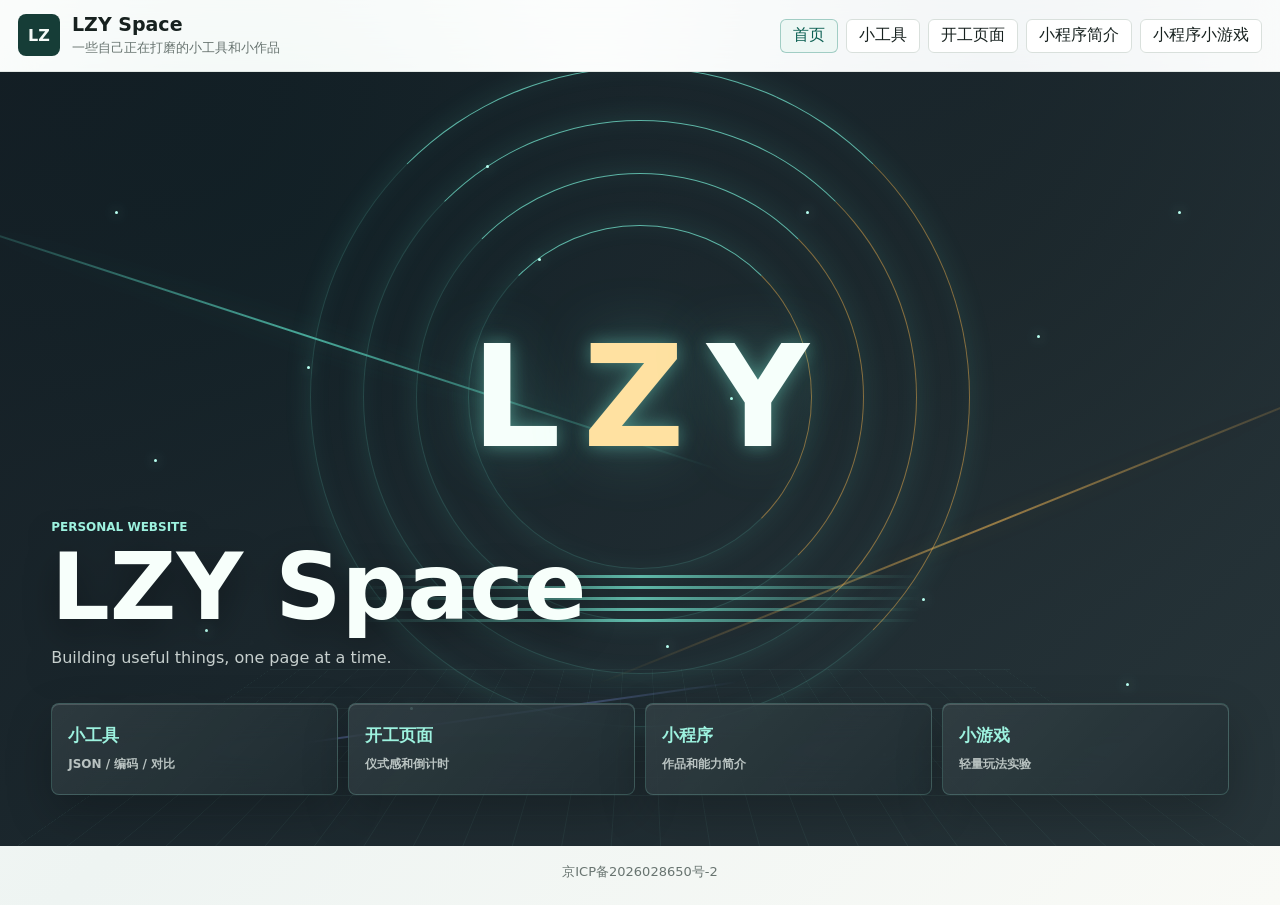
<file: index.html>
<!doctype html>
<html lang="zh-CN">
  <head>
    <meta charset="UTF-8" />
    <meta name="viewport" content="width=device-width, initial-scale=1.0" />
    <title>LZY 个人网站</title>
    <link rel="stylesheet" href="./styles.css?v=20260626-parentchain1" />
  </head>
  <body>
    <main class="app-shell home-shell">
      <header class="topbar home-topbar">
        <a class="brand home-brand" href="./index.html" aria-label="回到首页">
          <span class="brand-mark">LZ</span>
          <div>
            <h1>LZY Space</h1>
            <p>一些自己正在打磨的小工具和小作品</p>
          </div>
        </a>
        <nav class="top-actions" aria-label="主导航">
          <a class="icon-btn link-btn active" href="./index.html">首页</a>
          <a class="icon-btn link-btn" href="./parse.html">小工具</a>
          <a class="icon-btn link-btn" href="./workday.html">开工页面</a>
          <a class="icon-btn link-btn" href="./miniapp.html">小程序简介</a>
          <a class="icon-btn link-btn" href="./minigame.html">小程序小游戏</a>
        </nav>
      </header>

      <section class="home-hero visual-home" aria-label="个人网站首页">
        <div class="visual-stage" aria-hidden="true">
          <span class="stage-grid"></span>
          <span class="stage-scanline"></span>
          <span class="stage-beam beam-a"></span>
          <span class="stage-beam beam-b"></span>
          <span class="stage-beam beam-c"></span>
          <div class="stage-rings">
            <span></span>
            <span></span>
            <span></span>
            <span></span>
          </div>
          <div class="stage-core">
            <span>L</span>
            <span>Z</span>
            <span>Y</span>
          </div>
          <div class="stage-particles">
            <i></i><i></i><i></i><i></i><i></i><i></i><i></i><i></i>
            <i></i><i></i><i></i><i></i><i></i><i></i><i></i><i></i>
          </div>
          <div class="stage-lines">
            <span></span>
            <span></span>
            <span></span>
            <span></span>
            <span></span>
          </div>
        </div>

        <div class="visual-title">
          <span>Personal Website</span>
          <h2>LZY Space</h2>
          <p>Building useful things, one page at a time.</p>
        </div>

        <nav class="home-quick-entry" aria-label="首页入口">
          <a href="./parse.html">
            <span>小工具</span>
            <strong>JSON / 编码 / 对比</strong>
          </a>
          <a href="./workday.html">
            <span>开工页面</span>
            <strong>仪式感和倒计时</strong>
          </a>
          <a href="./miniapp.html">
            <span>小程序</span>
            <strong>作品和能力简介</strong>
          </a>
          <a href="./minigame.html">
            <span>小游戏</span>
            <strong>轻量玩法实验</strong>
          </a>
        </nav>
      </section>

      <footer class="site-footer home-footer">
        <a href="https://beian.miit.gov.cn/" target="_blank" rel="noopener noreferrer">京ICP备2026028650号-2</a>
      </footer>
    </main>
  </body>
</html>
</file>
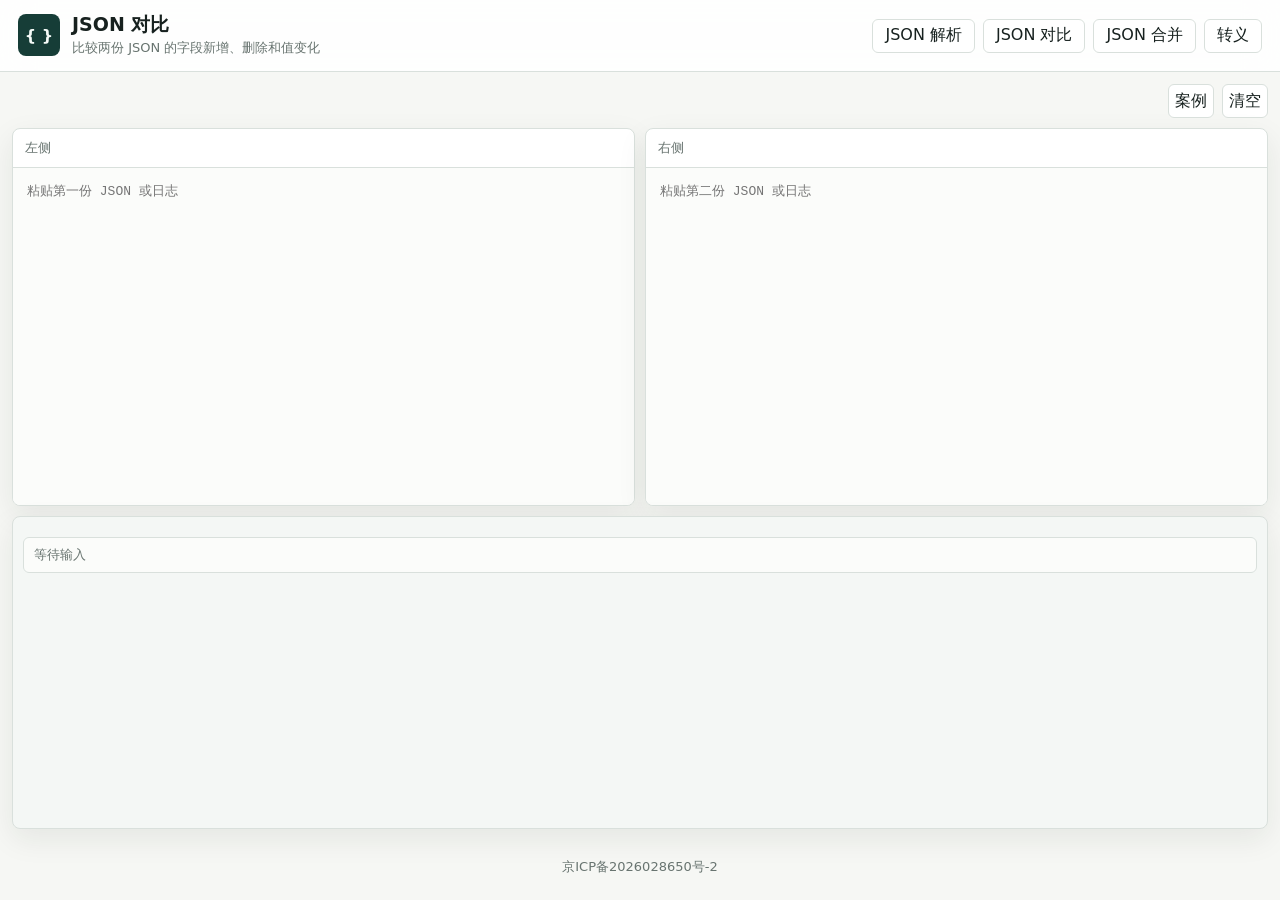
<file: compare.html>
<!doctype html>
<html lang="zh-CN">
  <head>
    <meta charset="UTF-8" />
    <meta name="viewport" content="width=device-width, initial-scale=1.0" />
    <title>LZY JSON 对比</title>
    <link rel="stylesheet" href="./styles.css?v=20260626-parentchain1" />
  </head>
  <body>
    <main class="app-shell compare-shell">
      <header class="topbar">
        <div class="brand">
          <span class="brand-mark">{ }</span>
          <div>
            <h1>JSON 对比</h1>
            <p>比较两份 JSON 的字段新增、删除和值变化</p>
          </div>
        </div>
        <div class="top-actions">
          <a class="icon-btn link-btn" href="./parse.html">JSON 解析</a>
          <a class="icon-btn link-btn" href="./compare.html">JSON 对比</a>
          <a class="icon-btn link-btn" href="./merge.html">JSON 合并</a>
          <a class="icon-btn link-btn" href="./escape.html">转义</a>
        </div>
      </header>

      <section class="compare-workspace">
        <div class="page-actions">
          <div class="case-menu">
            <button id="compareCaseBtn" type="button" aria-expanded="false">案例</button>
            <div id="compareCaseMenu" class="case-popover" hidden>
              <button type="button" data-compare-sample="complex">复杂差异</button>
              <button type="button" data-compare-sample="simple">基础差异</button>
            </div>
          </div>
          <button id="compareClearBtn" type="button">清空</button>
        </div>
        <section class="compare-grid">
          <label class="compare-pane">
            <span>左侧</span>
            <textarea id="leftInput" spellcheck="false" placeholder="粘贴第一份 JSON 或日志"></textarea>
          </label>
          <label class="compare-pane">
            <span>右侧</span>
            <textarea id="rightInput" spellcheck="false" placeholder="粘贴第二份 JSON 或日志"></textarea>
          </label>
        </section>

        <section class="compare-result-pane">
          <div id="compareSummary" class="diff-summary">等待输入</div>
          <div id="compareResult" class="diff-result"></div>
        </section>
      </section>

      <footer class="site-footer">
        <a href="https://beian.miit.gov.cn/" target="_blank" rel="noopener noreferrer">京ICP备2026028650号-2</a>
      </footer>
    </main>

    <div id="toast" class="toast" role="status" aria-live="polite"></div>
    <script src="./compare.js?v=20260615-asset5"></script>
  </body>
</html>
</file>
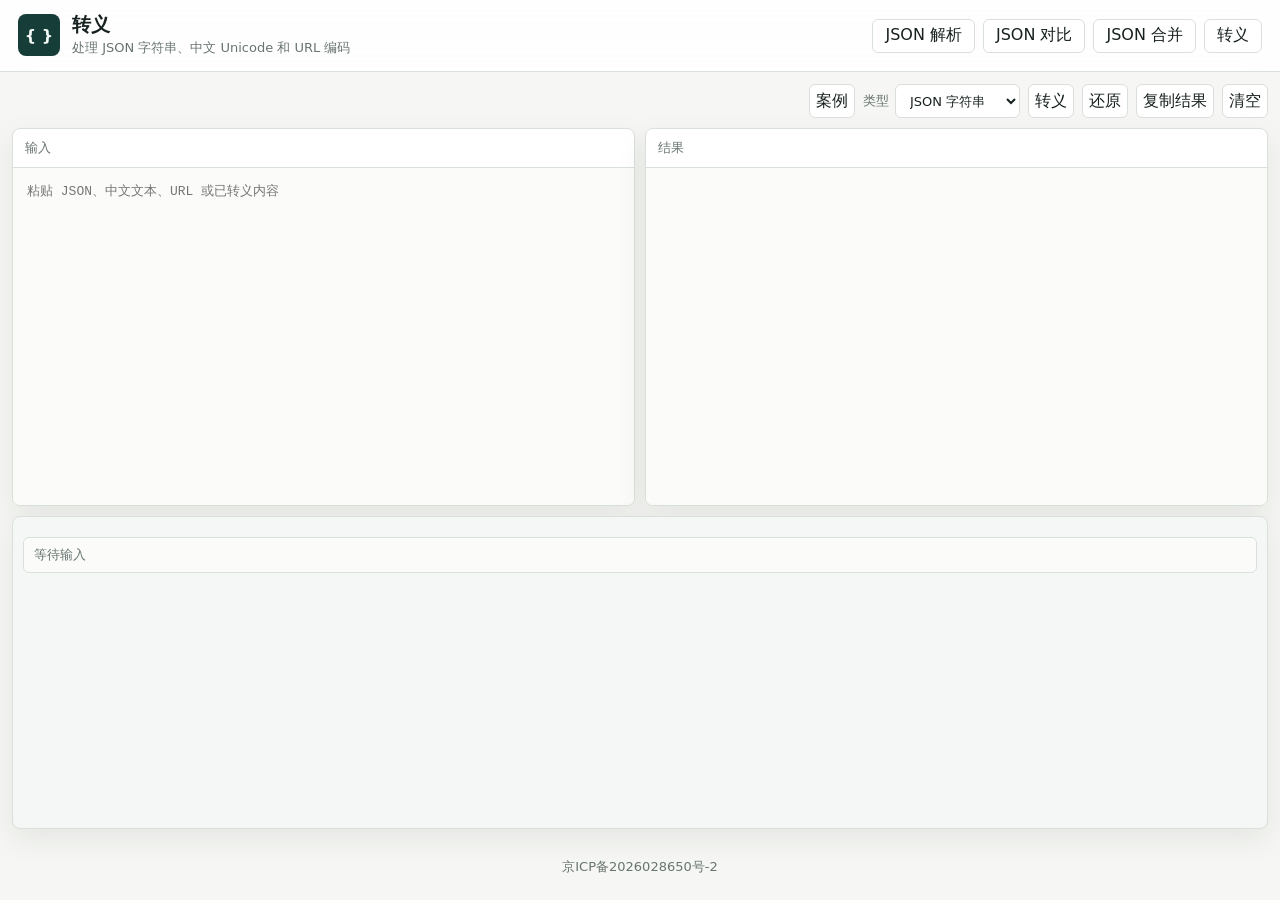
<file: escape.html>
<!doctype html>
<html lang="zh-CN">
  <head>
    <meta charset="UTF-8" />
    <meta name="viewport" content="width=device-width, initial-scale=1.0" />
    <title>LZY 转义</title>
    <link rel="stylesheet" href="./styles.css?v=20260626-parentchain1" />
  </head>
  <body>
    <main class="app-shell compare-shell">
      <header class="topbar">
        <div class="brand">
          <span class="brand-mark">{ }</span>
          <div>
            <h1>转义</h1>
            <p>处理 JSON 字符串、中文 Unicode 和 URL 编码</p>
          </div>
        </div>
        <div class="top-actions">
          <a class="icon-btn link-btn" href="./parse.html">JSON 解析</a>
          <a class="icon-btn link-btn" href="./compare.html">JSON 对比</a>
          <a class="icon-btn link-btn" href="./merge.html">JSON 合并</a>
          <a class="icon-btn link-btn" href="./escape.html">转义</a>
        </div>
      </header>

      <section class="compare-workspace escape-workspace">
        <div class="page-actions">
          <div class="case-menu">
            <button id="escapeCaseBtn" type="button" aria-expanded="false">案例</button>
            <div id="escapeCaseMenu" class="case-popover" hidden>
              <button type="button" data-escape-sample="json">JSON 转字符串</button>
              <button type="button" data-escape-sample="string">转义字符串还原</button>
              <button type="button" data-escape-sample="unicode">中文转义</button>
              <button type="button" data-escape-sample="url">URL 转义</button>
            </div>
          </div>
          <label class="merge-select">
            <span>类型</span>
            <select id="escapeMode">
              <option value="json">JSON 字符串</option>
              <option value="unicode">中文 Unicode</option>
              <option value="url">URL 编码</option>
            </select>
          </label>
          <button id="escapeBtn" type="button">转义</button>
          <button id="unescapeBtn" type="button">还原</button>
          <button id="escapeCopyBtn" type="button">复制结果</button>
          <button id="escapeClearBtn" type="button">清空</button>
        </div>

        <section class="compare-grid">
          <label class="compare-pane">
            <span>输入</span>
            <textarea
              id="escapeInput"
              spellcheck="false"
              placeholder="粘贴 JSON、中文文本、URL 或已转义内容"
            ></textarea>
          </label>
          <label class="compare-pane">
            <span>结果</span>
            <textarea id="escapeOutput" spellcheck="false" readonly></textarea>
          </label>
        </section>

        <section class="compare-result-pane escape-help">
          <div id="escapeSummary" class="diff-summary">等待输入</div>
        </section>
      </section>

      <footer class="site-footer">
        <a href="https://beian.miit.gov.cn/" target="_blank" rel="noopener noreferrer">京ICP备2026028650号-2</a>
      </footer>
    </main>

    <div id="toast" class="toast" role="status" aria-live="polite"></div>
    <script src="./escape.js?v=20260616-settings1"></script>
  </body>
</html>
</file>
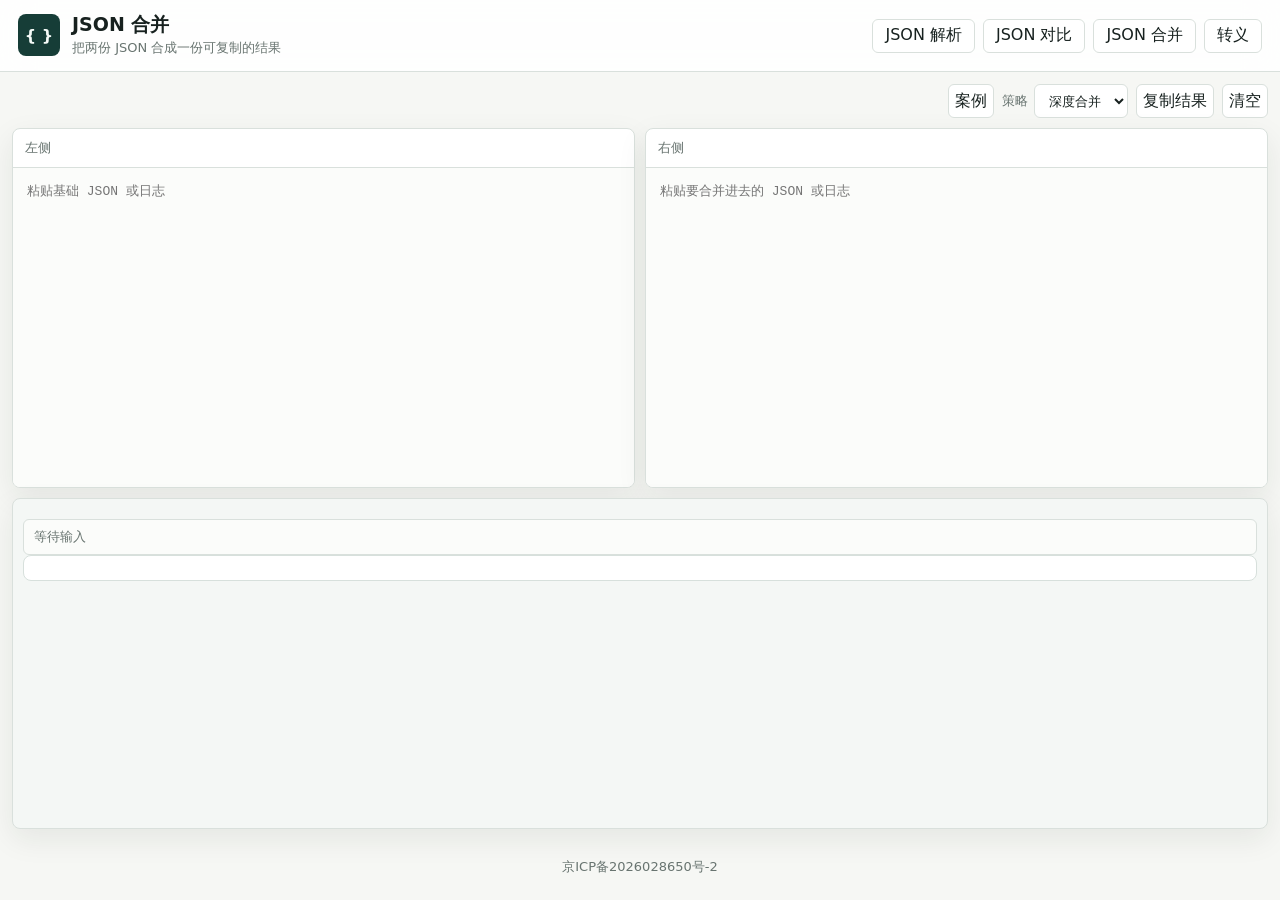
<file: merge.html>
<!doctype html>
<html lang="zh-CN">
  <head>
    <meta charset="UTF-8" />
    <meta name="viewport" content="width=device-width, initial-scale=1.0" />
    <title>LZY JSON 合并</title>
    <link rel="stylesheet" href="./styles.css?v=20260626-parentchain1" />
  </head>
  <body>
    <main class="app-shell compare-shell">
      <header class="topbar">
        <div class="brand">
          <span class="brand-mark">{ }</span>
          <div>
            <h1>JSON 合并</h1>
            <p>把两份 JSON 合成一份可复制的结果</p>
          </div>
        </div>
        <div class="top-actions">
          <a class="icon-btn link-btn" href="./parse.html">JSON 解析</a>
          <a class="icon-btn link-btn" href="./compare.html">JSON 对比</a>
          <a class="icon-btn link-btn" href="./merge.html">JSON 合并</a>
          <a class="icon-btn link-btn" href="./escape.html">转义</a>
        </div>
      </header>

      <section class="compare-workspace merge-workspace">
        <div class="page-actions">
          <div class="case-menu">
            <button id="mergeCaseBtn" type="button" aria-expanded="false">案例</button>
            <div id="mergeCaseMenu" class="case-popover" hidden>
              <button type="button" data-merge-sample="basic">基础合并</button>
              <button type="button" data-merge-sample="nested">嵌套覆盖</button>
              <button type="button" data-merge-sample="array">数组合并</button>
            </div>
          </div>
          <label class="merge-select">
            <span>策略</span>
            <select id="mergeMode">
              <option value="deep">深度合并</option>
              <option value="concat">数组追加</option>
            </select>
          </label>
          <button id="mergeCopyBtn" type="button">复制结果</button>
          <button id="mergeClearBtn" type="button">清空</button>
        </div>

        <section class="compare-grid">
          <label class="compare-pane">
            <span>左侧</span>
            <textarea id="leftInput" spellcheck="false" placeholder="粘贴基础 JSON 或日志"></textarea>
          </label>
          <label class="compare-pane">
            <span>右侧</span>
            <textarea id="rightInput" spellcheck="false" placeholder="粘贴要合并进去的 JSON 或日志"></textarea>
          </label>
        </section>

        <section class="compare-result-pane">
          <div id="mergeSummary" class="diff-summary">等待输入</div>
          <div id="mergeResult" class="merge-output json-text-view"></div>
        </section>
      </section>

      <footer class="site-footer">
        <a href="https://beian.miit.gov.cn/" target="_blank" rel="noopener noreferrer">京ICP备2026028650号-2</a>
      </footer>
    </main>

    <div id="toast" class="toast" role="status" aria-live="polite"></div>
    <script src="./merge.js?v=20260615-asset5"></script>
  </body>
</html>
</file>
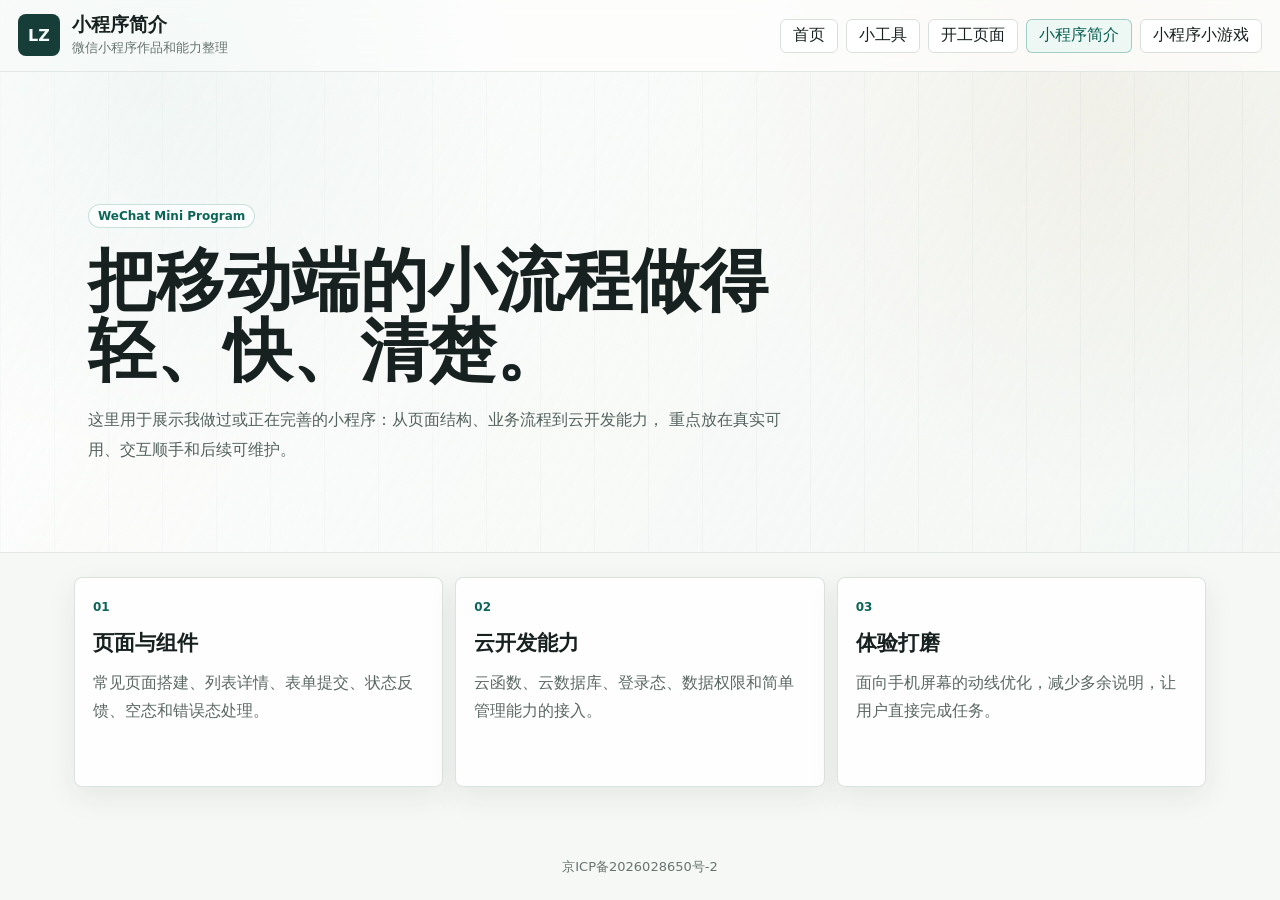
<file: miniapp.html>
<!doctype html>
<html lang="zh-CN">
  <head>
    <meta charset="UTF-8" />
    <meta name="viewport" content="width=device-width, initial-scale=1.0" />
    <title>小程序简介 - LZY Space</title>
    <link rel="stylesheet" href="./styles.css?v=20260626-parentchain1" />
  </head>
  <body>
    <main class="app-shell home-shell profile-page">
      <header class="topbar home-topbar">
        <a class="brand home-brand" href="./index.html" aria-label="回到首页">
          <span class="brand-mark">LZ</span>
          <div>
            <h1>小程序简介</h1>
            <p>微信小程序作品和能力整理</p>
          </div>
        </a>
        <nav class="top-actions" aria-label="主导航">
          <a class="icon-btn link-btn" href="./index.html">首页</a>
          <a class="icon-btn link-btn" href="./parse.html">小工具</a>
          <a class="icon-btn link-btn" href="./workday.html">开工页面</a>
          <a class="icon-btn link-btn active" href="./miniapp.html">小程序简介</a>
          <a class="icon-btn link-btn" href="./minigame.html">小程序小游戏</a>
        </nav>
      </header>

      <section class="profile-hero">
        <div>
          <span class="home-eyebrow">WeChat Mini Program</span>
          <h2>把移动端的小流程做得轻、快、清楚。</h2>
          <p>
            这里用于展示我做过或正在完善的小程序：从页面结构、业务流程到云开发能力，
            重点放在真实可用、交互顺手和后续可维护。
          </p>
        </div>
      </section>

      <section class="profile-grid">
        <article class="profile-block">
          <span>01</span>
          <h3>页面与组件</h3>
          <p>常见页面搭建、列表详情、表单提交、状态反馈、空态和错误态处理。</p>
        </article>
        <article class="profile-block">
          <span>02</span>
          <h3>云开发能力</h3>
          <p>云函数、云数据库、登录态、数据权限和简单管理能力的接入。</p>
        </article>
        <article class="profile-block">
          <span>03</span>
          <h3>体验打磨</h3>
          <p>面向手机屏幕的动线优化，减少多余说明，让用户直接完成任务。</p>
        </article>
      </section>

      <footer class="site-footer home-footer">
        <a href="https://beian.miit.gov.cn/" target="_blank" rel="noopener noreferrer">京ICP备2026028650号-2</a>
      </footer>
    </main>
  </body>
</html>
</file>
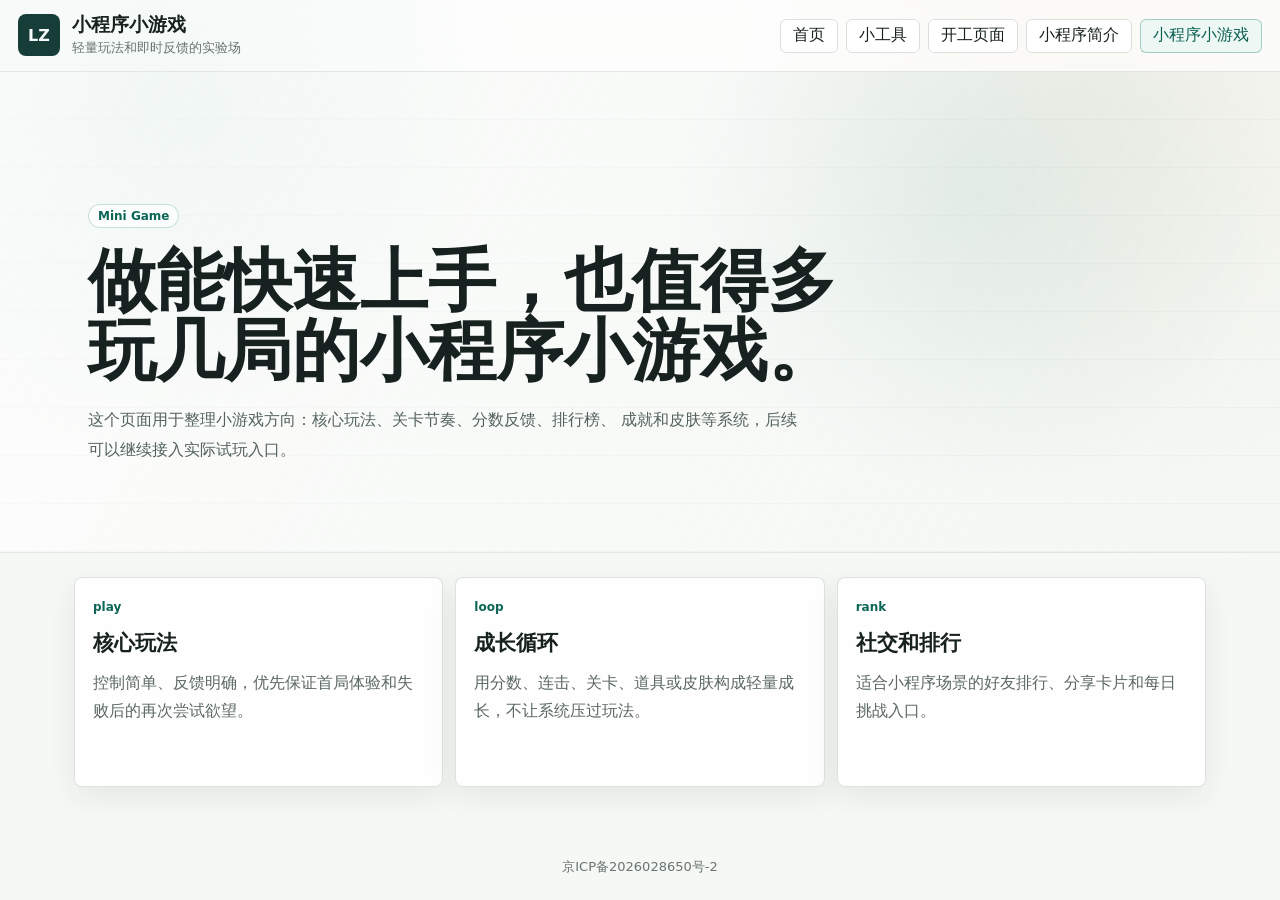
<file: minigame.html>
<!doctype html>
<html lang="zh-CN">
  <head>
    <meta charset="UTF-8" />
    <meta name="viewport" content="width=device-width, initial-scale=1.0" />
    <title>微信小程序小游戏 - LZY Space</title>
    <link rel="stylesheet" href="./styles.css?v=20260626-parentchain1" />
  </head>
  <body>
    <main class="app-shell home-shell profile-page game-page">
      <header class="topbar home-topbar">
        <a class="brand home-brand" href="./index.html" aria-label="回到首页">
          <span class="brand-mark">LZ</span>
          <div>
            <h1>小程序小游戏</h1>
            <p>轻量玩法和即时反馈的实验场</p>
          </div>
        </a>
        <nav class="top-actions" aria-label="主导航">
          <a class="icon-btn link-btn" href="./index.html">首页</a>
          <a class="icon-btn link-btn" href="./parse.html">小工具</a>
          <a class="icon-btn link-btn" href="./workday.html">开工页面</a>
          <a class="icon-btn link-btn" href="./miniapp.html">小程序简介</a>
          <a class="icon-btn link-btn active" href="./minigame.html">小程序小游戏</a>
        </nav>
      </header>

      <section class="profile-hero game-hero">
        <div>
          <span class="home-eyebrow">Mini Game</span>
          <h2>做能快速上手，也值得多玩几局的小程序小游戏。</h2>
          <p>
            这个页面用于整理小游戏方向：核心玩法、关卡节奏、分数反馈、排行榜、
            成就和皮肤等系统，后续可以继续接入实际试玩入口。
          </p>
        </div>
      </section>

      <section class="profile-grid">
        <article class="profile-block">
          <span>play</span>
          <h3>核心玩法</h3>
          <p>控制简单、反馈明确，优先保证首局体验和失败后的再次尝试欲望。</p>
        </article>
        <article class="profile-block">
          <span>loop</span>
          <h3>成长循环</h3>
          <p>用分数、连击、关卡、道具或皮肤构成轻量成长，不让系统压过玩法。</p>
        </article>
        <article class="profile-block">
          <span>rank</span>
          <h3>社交和排行</h3>
          <p>适合小程序场景的好友排行、分享卡片和每日挑战入口。</p>
        </article>
      </section>

      <footer class="site-footer home-footer">
        <a href="https://beian.miit.gov.cn/" target="_blank" rel="noopener noreferrer">京ICP备2026028650号-2</a>
      </footer>
    </main>
  </body>
</html>
</file>
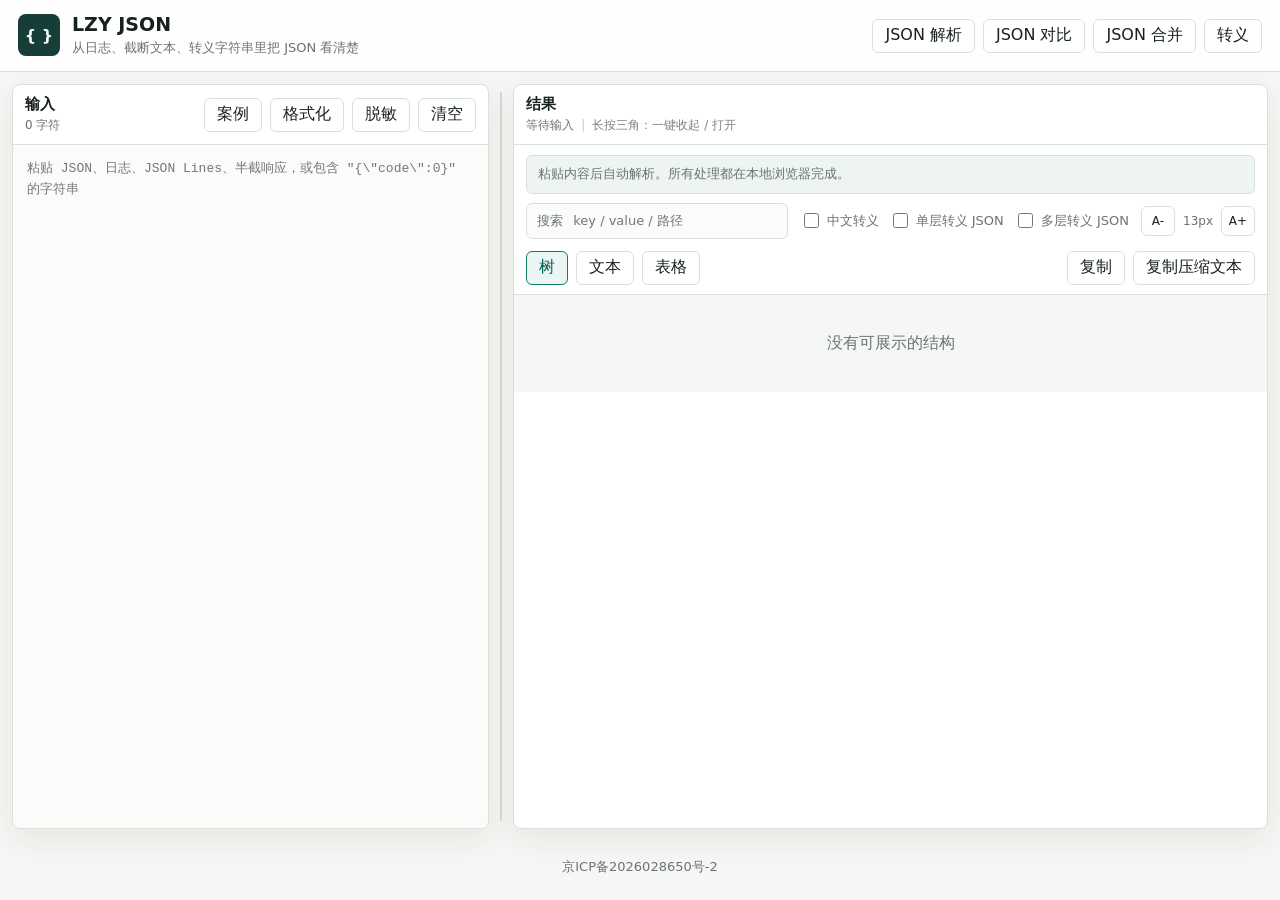
<file: parse.html>
<!doctype html>
<html lang="zh-CN">
  <head>
    <meta charset="UTF-8" />
    <meta name="viewport" content="width=device-width, initial-scale=1.0" />
    <title>LZY JSON</title>
    <link rel="stylesheet" href="./styles.css?v=20260626-parentchain1" />
  </head>
  <body>
    <main class="app-shell">
      <header class="topbar">
        <div class="brand">
          <span class="brand-mark">{ }</span>
          <div>
            <h1>LZY JSON</h1>
            <p>从日志、截断文本、转义字符串里把 JSON 看清楚</p>
          </div>
        </div>
        <div class="top-actions">
          <a class="icon-btn link-btn" href="./parse.html">JSON 解析</a>
          <a class="icon-btn link-btn" href="./compare.html">JSON 对比</a>
          <a class="icon-btn link-btn" href="./merge.html">JSON 合并</a>
          <a class="icon-btn link-btn" href="./escape.html">转义</a>
        </div>
      </header>

      <section class="workspace">
        <section class="pane input-pane" aria-label="输入区">
          <div class="pane-head">
            <div>
              <h2>输入</h2>
              <span id="inputMeta">0 字符</span>
            </div>
            <div class="inline-actions">
              <div class="case-menu">
                <button id="caseMenuBtn" type="button" aria-expanded="false">案例</button>
                <div id="caseMenu" class="case-popover" hidden>
                  <button type="button" data-sample="normal">日志 JSON</button>
                  <button type="button" data-sample="multi">多 JSON</button>
                  <button type="button" data-sample="escapedSingle">单层转义 JSON</button>
                  <button type="button" data-sample="escapedMulti">多层转义 JSON</button>
                  <button type="button" data-sample="long">超长 JSON</button>
                </div>
              </div>
              <button id="formatInputBtn" type="button">格式化</button>
              <button id="maskToggleBtn" type="button">脱敏</button>
              <button id="clearBtn" type="button">清空</button>
            </div>
          </div>
          <textarea
            id="sourceInput"
            spellcheck="false"
            placeholder='粘贴 JSON、日志、JSON Lines、半截响应，或包含 "{\"code\":0}" 的字符串'
          ></textarea>
        </section>

        <div
          id="splitHandle"
          class="split-handle"
          role="separator"
          aria-label="调整输入和结果宽度"
          aria-orientation="vertical"
        ></div>

        <section class="pane result-pane" aria-label="结果区">
          <div class="pane-head">
            <div>
              <h2>结果</h2>
              <div class="result-meta-line">
                <span id="resultMeta">等待输入</span>
                <span class="result-hint">长按三角：一键收起 / 打开</span>
              </div>
            </div>
          </div>

          <div id="statusPanel" class="status-panel idle">
            粘贴内容后自动解析。所有处理都在本地浏览器完成。
          </div>

          <div id="candidateBar" class="candidate-bar" hidden></div>

          <button id="contextToggle" class="context-toggle" type="button" hidden>
            检测到前缀/后缀
          </button>

          <div id="contextPanel" class="context-popover" hidden>
            <div class="context-popover-head">
              <strong>前缀 / 后缀</strong>
              <button id="contextCloseBtn" type="button">关闭</button>
            </div>
            <div class="context-item">
              <div class="context-head">
                <strong>前缀</strong>
                <button id="copyPrefixBtn" type="button">复制</button>
              </div>
              <div id="prefixView" class="context-tokens"></div>
            </div>
            <div class="context-item">
              <div class="context-head">
                <strong>后缀</strong>
                <button id="copySuffixBtn" type="button">复制</button>
              </div>
              <div id="suffixView" class="context-tokens"></div>
            </div>
          </div>

          <div class="tool-row">
            <label class="search-box">
              <span>搜索</span>
              <input id="searchInput" type="search" placeholder="key / value / 路径" />
            </label>
            <div class="switches" aria-label="解析选项">
              <label title="把字符串里的 \\u4e2d\\u6587 显示成中文">
                <input id="decodeUnicodeOption" type="checkbox" />
                <span>中文转义</span>
              </label>
              <label title="只展开字符串里的第一层 JSON">
                <input id="expandStringJsonSingleOption" type="checkbox" />
                <span>单层转义 JSON</span>
              </label>
              <label title="递归展开字符串里嵌套的 JSON">
                <input id="expandStringJsonDeepOption" type="checkbox" />
                <span>多层转义 JSON</span>
              </label>
            </div>
            <div class="font-controls" aria-label="文本字号">
              <button id="fontDownBtn" type="button">A-</button>
              <span id="fontSizeLabel">13px</span>
              <button id="fontUpBtn" type="button">A+</button>
            </div>
            <div class="tabs" role="tablist" aria-label="结果视图">
              <button class="tab active" id="treeTab" type="button">树</button>
              <button class="tab" id="rawTab" type="button">文本</button>
              <button class="tab" id="tableTab" type="button">表格</button>
            </div>
            <div class="view-actions" aria-label="当前结果操作">
              <button id="copyBtn" type="button">复制</button>
              <button id="minifyBtn" type="button">复制压缩文本</button>
            </div>
          </div>

          <div class="view-stack">
            <div id="treeView" class="tree-view"></div>
            <div id="rawView" class="raw-view json-text-view" hidden></div>
            <div id="tableView" class="table-view" hidden></div>
            <div id="diffView" class="diff-view" hidden>
              <div class="diff-input-row">
                <div>
                  <strong>左侧</strong>
                  <p>当前解析结果</p>
                </div>
                <label>
                  <span>右侧</span>
                  <textarea
                    id="diffInput"
                    spellcheck="false"
                    placeholder="粘贴另一份 JSON、日志或响应，用来和当前结果对比"
                  ></textarea>
                </label>
              </div>
              <div id="diffSummary" class="diff-summary">等待右侧输入</div>
              <div id="diffResult" class="diff-result"></div>
            </div>
          </div>
        </section>
      </section>

      <footer class="site-footer">
        <a href="https://beian.miit.gov.cn/" target="_blank" rel="noopener noreferrer">京ICP备2026028650号-2</a>
      </footer>
    </main>

    <div id="toast" class="toast" role="status" aria-live="polite"></div>

    <script src="./app.js?v=20260626-parentchain1"></script>
  </body>
</html>
</file>
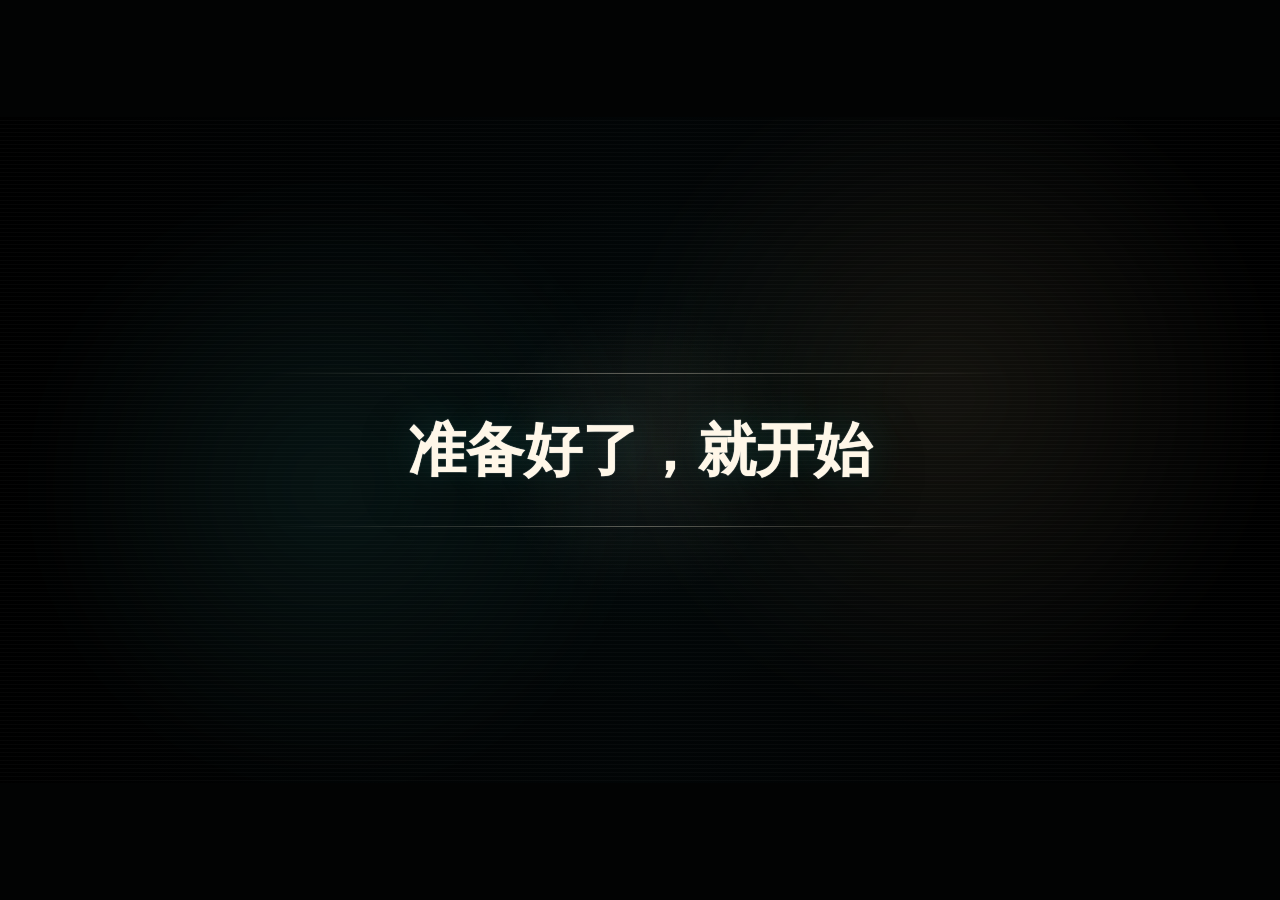
<file: workday.html>
<!doctype html>
<html lang="zh-CN">
  <head>
    <meta charset="UTF-8" />
    <meta name="viewport" content="width=device-width, initial-scale=1.0" />
    <title>开工仪式 | LZY JSON</title>
    <link rel="stylesheet" href="./styles.css?v=20260626-parentchain1" />
  </head>
  <body class="workday-page">
    <main class="workday-shell" data-intro="ready">
      <div class="workday-backdrop" aria-hidden="true">
        <img src="./assets/workday-cinematic.png" alt="" />
        <canvas id="particleCanvas"></canvas>
        <span class="cinema-vignette"></span>
        <span class="cinema-scan"></span>
      </div>

      <section id="ritualIntro" class="ritual-intro" aria-live="polite">
        <span class="letterbox letterbox-top"></span>
        <span class="letterbox letterbox-bottom"></span>
        <span class="intro-static"></span>
        <span class="intro-ambient intro-ambient-a"></span>
        <span class="intro-ambient intro-ambient-b"></span>

        <div class="slash-stage">
          <button id="ritualTrigger" class="ritual-trigger" type="button" aria-label="准备好了，就开始">
            <span class="ritual-text ritual-text-main">准备好了，就开始</span>
            <span class="ritual-text ritual-text-half ritual-text-upper" aria-hidden="true">准备好了，就开始</span>
            <span class="ritual-text ritual-text-half ritual-text-lower" aria-hidden="true">准备好了，就开始</span>
            <span class="slash-blade" aria-hidden="true"></span>
            <span class="slash-flare" aria-hidden="true"></span>
            <span id="slashShards" class="slash-shards" aria-hidden="true"></span>
          </button>
        </div>
      </section>

      <section id="countdownStage" class="countdown-stage" hidden>
        <header class="workday-topbar">
          <a class="workday-brand" href="./index.html" aria-label="返回首页">
            <span class="brand-mark">{ }</span>
            <span>
              <strong>开工仪式</strong>
              <small>LZY JSON</small>
            </span>
          </a>
          <nav class="top-actions" aria-label="页面导航">
            <a class="icon-btn link-btn" href="./parse.html">JSON 解析</a>
            <a class="icon-btn link-btn" href="./compare.html">JSON 对比</a>
            <a class="icon-btn link-btn" href="./merge.html">JSON 合并</a>
            <a class="icon-btn link-btn" href="./escape.html">转义</a>
          </nav>
        </header>

        <section class="countdown-hero">
          <div class="countdown-copy">
            <p id="dateLabel" class="workday-eyebrow">今天</p>
            <h1 id="countdownTitle">距离下班</h1>
            <div class="time-grid" aria-label="下班倒计时">
              <div class="time-unit">
                <strong id="hoursValue">00</strong>
                <span>小时</span>
              </div>
              <div class="time-unit">
                <strong id="minutesValue">00</strong>
                <span>分钟</span>
              </div>
              <div class="time-unit">
                <strong id="secondsValue">00</strong>
                <span>秒</span>
              </div>
            </div>
            <p id="statusLine" class="workday-status">正在校准今日时间线</p>
          </div>

          <aside class="orbit-dashboard" aria-label="工作日进度">
            <div id="progressOrbit" class="progress-orbit" style="--progress: 0deg">
              <div>
                <strong id="progressPercent">0%</strong>
                <span>今日进度</span>
              </div>
            </div>

            <div class="schedule-controls">
              <label>
                <span>开工</span>
                <input id="startTimeInput" type="time" value="09:00" />
              </label>
              <label>
                <span>下班</span>
                <input id="offTimeInput" type="time" value="18:00" />
              </label>
              <button id="replayIntroBtn" type="button" aria-label="重播开场" title="重播开场">
                <span aria-hidden="true">↻</span>
              </button>
            </div>
          </aside>
        </section>

        <footer class="site-footer workday-footer">
          <a href="https://beian.miit.gov.cn/" target="_blank" rel="noopener noreferrer">京ICP备2026028650号-2</a>
        </footer>
      </section>
    </main>

    <script src="./workday.js?v=20260617-slice1"></script>
  </body>
</html>
</file>
<file: styles.css>
:root {
  color-scheme: light;
  --bg: #f6f7f4;
  --surface: #ffffff;
  --surface-soft: #eef4f2;
  --ink: #17211f;
  --muted: #687470;
  --line: #d9e0dc;
  --accent: #0f7b68;
  --accent-strong: #075f52;
  --warn: #9b5b00;
  --danger: #b62d3a;
  --good: #18703f;
  --shadow: 0 10px 30px rgba(20, 35, 30, 0.08);
  --code-font-size: 13px;
  font-family:
    Inter, ui-sans-serif, system-ui, -apple-system, BlinkMacSystemFont, "Segoe UI",
    "PingFang SC", "Microsoft YaHei", sans-serif;
}

* {
  box-sizing: border-box;
}

[hidden] {
  display: none !important;
}

body {
  margin: 0;
  min-height: 100vh;
  background: var(--bg);
  color: var(--ink);
}

button,
input,
textarea,
a {
  font: inherit;
}

button {
  height: 34px;
  border: 1px solid var(--line);
  border-radius: 6px;
  background: var(--surface);
  color: var(--ink);
  cursor: pointer;
}

button:hover {
  border-color: #9cb8b1;
}

button:active {
  transform: translateY(1px);
}

button:disabled {
  cursor: not-allowed;
  opacity: 0.45;
}

.app-shell {
  min-height: 100vh;
  display: grid;
  grid-template-rows: auto 1fr auto;
}

.topbar {
  min-height: 72px;
  display: flex;
  align-items: center;
  justify-content: space-between;
  gap: 24px;
  padding: 12px 18px;
  border-bottom: 1px solid var(--line);
  background: rgba(255, 255, 255, 0.88);
  backdrop-filter: blur(16px);
}

.brand {
  min-width: 0;
  display: flex;
  align-items: center;
  gap: 12px;
}

.brand-mark {
  width: 42px;
  height: 42px;
  display: grid;
  place-items: center;
  border-radius: 8px;
  background: #163d37;
  color: #f5fbf8;
  font-weight: 800;
  letter-spacing: 0;
}

h1,
h2,
p {
  margin: 0;
}

h1 {
  font-size: 19px;
  line-height: 1.1;
}

.brand p {
  margin-top: 4px;
  color: var(--muted);
  font-size: 13px;
}

.top-actions,
.inline-actions,
.tabs,
.view-actions,
.page-actions {
  display: flex;
  align-items: center;
  gap: 8px;
}

.tabs,
.view-actions {
  flex-wrap: wrap;
}

.icon-btn,
.inline-actions button,
.view-actions button,
.tab {
  padding: 0 12px;
}

.link-btn {
  height: 34px;
  display: inline-flex;
  align-items: center;
  justify-content: center;
  border: 1px solid var(--line);
  border-radius: 6px;
  background: var(--surface);
  color: var(--ink);
  text-decoration: none;
}

.site-footer {
  display: flex;
  align-items: center;
  justify-content: center;
  padding: 16px 20px 22px;
  color: var(--muted);
  font-size: 13px;
  line-height: 1.6;
}

.site-footer a {
  color: inherit;
  text-decoration: none;
}

.site-footer a:hover {
  color: var(--accent-strong);
  text-decoration: underline;
  text-underline-offset: 3px;
}

.case-menu {
  position: relative;
  display: inline-flex;
}

.case-popover {
  position: absolute;
  top: calc(100% + 6px);
  right: 0;
  z-index: 20;
  min-width: 128px;
  padding: 6px;
  border: 1px solid var(--line);
  border-radius: 8px;
  background: #fff;
  box-shadow: 0 14px 34px rgba(24, 49, 44, 0.16);
}

.case-popover button {
  width: 100%;
  justify-content: flex-start;
  border: 0;
  background: transparent;
  text-align: left;
}

.case-popover button:hover {
  background: #eef5f2;
}

.workspace {
  --input-width: 38%;
  min-height: 0;
  display: grid;
  grid-template-columns: minmax(240px, var(--input-width)) 8px minmax(420px, 1fr);
  gap: 8px;
  padding: 12px;
}

.split-handle {
  align-self: stretch;
  border-radius: 999px;
  background: transparent;
  cursor: col-resize;
  position: relative;
}

.split-handle::before {
  content: "";
  position: absolute;
  top: 8px;
  bottom: 8px;
  left: 3px;
  width: 2px;
  border-radius: 999px;
  background: #cfd9d5;
}

.split-handle:hover::before,
.split-handle.dragging::before {
  background: var(--accent);
}

.pane {
  min-width: 0;
  min-height: 0;
  display: grid;
  grid-template-rows: auto 1fr;
  border: 1px solid var(--line);
  border-radius: 8px;
  background: var(--surface);
  box-shadow: var(--shadow);
  overflow: hidden;
}

.result-pane {
  position: relative;
  grid-template-rows: auto auto auto auto auto minmax(0, 1fr);
}

.pane-head {
  min-height: 54px;
  display: flex;
  justify-content: space-between;
  align-items: center;
  gap: 16px;
  padding: 10px 12px;
  border-bottom: 1px solid var(--line);
}

.pane-head h2 {
  font-size: 15px;
}

.pane-head span {
  display: inline-block;
  margin-top: 3px;
  color: var(--muted);
  font-size: 12px;
}

.result-meta-line {
  display: flex;
  align-items: center;
  flex-wrap: wrap;
  gap: 7px;
}

.result-meta-line .result-hint {
  color: #7a8582;
}

.result-meta-line .result-hint::before {
  content: "|";
  margin-right: 7px;
  color: #c1cbc7;
}

textarea {
  width: 100%;
  min-width: 0;
  min-height: 0;
  resize: none;
  border: 0;
  outline: 0;
  padding: 14px;
  color: #14201e;
  background: #fbfcfa;
  font-family: "SFMono-Regular", Consolas, "Liberation Mono", Menlo, monospace;
  font-size: var(--code-font-size);
  line-height: 1.6;
}

.status-panel {
  margin: 10px 12px 0;
  padding: 9px 11px;
  border: 1px solid var(--line);
  border-radius: 6px;
  background: var(--surface-soft);
  color: var(--muted);
  font-size: 13px;
  line-height: 1.45;
}

.status-panel.ok {
  border-color: #b8d8c6;
  background: #eff8f2;
  color: var(--good);
}

.status-panel.warn {
  border-color: #ead2a6;
  background: #fff8e8;
  color: var(--warn);
}

.status-panel.error {
  border-color: #efbdc2;
  background: #fff1f2;
  color: var(--danger);
}

.candidate-bar {
  display: flex;
  flex-wrap: wrap;
  gap: 8px;
  padding: 8px 12px 0;
  overflow: visible;
}

.candidate-bar button {
  flex: 0 0 auto;
  height: 30px;
  background: #f8faf8;
  color: #41514d;
  font-size: 12px;
}

.candidate-bar button.active {
  border-color: var(--accent);
  color: var(--accent-strong);
  background: #edf8f5;
}

.context-toggle {
  justify-self: start;
  width: fit-content;
  height: 30px;
  margin: 8px 12px 0;
  padding: 0 10px;
  border-color: #cfe0da;
  background: #f3faf7;
  color: #176a5d;
  font-size: 12px;
}

.context-popover {
  position: fixed;
  z-index: 20;
  width: min(720px, calc(100vw - 24px));
  max-height: min(420px, calc(100vh - 96px));
  display: grid;
  grid-template-columns: repeat(auto-fit, minmax(240px, 1fr));
  gap: 8px;
  padding: 10px;
  border: 1px solid #cad9d4;
  border-radius: 8px;
  background: rgba(255, 255, 255, 0.98);
  box-shadow: 0 18px 50px rgba(20, 35, 30, 0.18);
  overflow: auto;
}

.context-popover-head {
  grid-column: 1 / -1;
  display: flex;
  align-items: center;
  justify-content: space-between;
  gap: 12px;
  padding: 0 2px 2px;
}

.context-popover-head strong {
  font-size: 13px;
}

.context-popover-head button {
  height: 26px;
  padding: 0 8px;
  color: var(--muted);
  font-size: 12px;
}

.context-popover > .context-item {
  min-width: 0;
  border: 1px solid var(--line);
  border-radius: 6px;
  background: #fbfcfa;
}

.context-head {
  display: flex;
  align-items: center;
  justify-content: space-between;
  gap: 8px;
  padding: 7px 9px 0;
}

.context-popover strong {
  color: var(--muted);
  font-size: 12px;
}

.context-head button {
  height: 24px;
  padding: 0 8px;
  color: var(--muted);
  font-size: 12px;
}

.context-tokens {
  max-height: 96px;
  display: flex;
  flex-wrap: wrap;
  gap: 5px;
  padding: 7px 9px 9px;
  overflow: auto;
  color: #30413d;
  font-family: "SFMono-Regular", Consolas, "Liberation Mono", Menlo, monospace;
  font-size: calc(var(--code-font-size) - 1px);
  line-height: 1.45;
}

.context-token {
  max-width: 100%;
  padding: 2px 6px;
  border: 1px solid #dfe8e4;
  border-radius: 5px;
  background: #ffffff;
  overflow-wrap: anywhere;
}

.context-empty {
  color: var(--muted);
}

.tool-row {
  display: flex;
  justify-content: space-between;
  align-items: center;
  gap: 12px;
  padding: 9px 12px;
  border-bottom: 1px solid var(--line);
  background: #ffffff;
  flex-wrap: wrap;
}

.search-box {
  flex: 1;
  min-width: 160px;
  display: flex;
  align-items: center;
  gap: 8px;
  height: 36px;
  border: 1px solid var(--line);
  border-radius: 6px;
  padding: 0 10px;
  background: #fbfcfa;
  color: var(--muted);
  font-size: 13px;
}

.search-box input {
  min-width: 0;
  flex: 1;
  border: 0;
  outline: 0;
  background: transparent;
}

.switches {
  display: flex;
  align-items: center;
  gap: 10px;
  color: var(--muted);
  font-size: 13px;
}

.font-controls {
  display: inline-flex;
  align-items: center;
  gap: 6px;
  color: var(--muted);
  font-size: 12px;
}

.font-controls button {
  width: 34px;
  height: 30px;
  padding: 0;
}

.font-controls span {
  min-width: 34px;
  text-align: center;
}

.switches label {
  display: inline-flex;
  align-items: center;
  gap: 5px;
  white-space: nowrap;
}

.switches input[type="checkbox"] {
  width: 15px;
  height: 15px;
  accent-color: var(--accent);
}

.switches input[type="number"] {
  width: 46px;
  height: 30px;
  border: 1px solid var(--line);
  border-radius: 6px;
  padding: 0 6px;
  background: #fff;
}

.tab.active {
  border-color: var(--accent);
  background: #eaf6f3;
  color: var(--accent-strong);
}

.view-stack {
  min-height: 0;
  min-width: 0;
  overflow: auto;
  background: #f4f7f5;
}

.tree-view,
.table-view,
.diff-view {
  padding: 10px;
}

.raw-view {
  box-sizing: border-box;
  width: 100%;
  max-width: 100%;
  min-width: 0;
  min-height: 100%;
  margin: 0;
  padding: 14px;
  overflow: auto;
  font-family: "SFMono-Regular", Consolas, "Liberation Mono", Menlo, monospace;
  font-size: var(--code-font-size);
  line-height: 1.6;
  white-space: pre-wrap;
  overflow-wrap: anywhere;
  word-break: break-all;
  contain: inline-size;
}

.json-text-view {
  display: block;
  tab-size: 2;
}

.json-text-node.collapsed > .json-text-children,
.json-text-node.collapsed > .json-text-closing {
  display: none;
}

.json-text-line {
  min-width: 0;
  display: grid;
  grid-template-columns: 20px minmax(0, 1fr);
  padding-left: calc(var(--text-depth) * 20px);
  line-height: 1.62;
}

.json-text-line code {
  min-width: 0;
  white-space: pre-wrap;
  overflow-wrap: anywhere;
  word-break: break-all;
}

.json-text-key {
  color: #1d5275;
  font-weight: 700;
}

.json-text-string {
  color: #8a4b12;
}

.json-text-number,
.json-text-boolean {
  color: #6741a1;
}

.json-text-null {
  color: #7b8790;
  font-style: italic;
}

.json-text-punctuation {
  color: #53625e;
}

.json-text-value {
  color: #30413d;
}

.json-text-toggle {
  width: 18px;
  height: 22px;
  margin-top: 1px;
  padding: 0;
  border: 0;
  border-radius: 4px;
  background: transparent;
  color: #48655e;
  font-family: inherit;
  line-height: 1;
  user-select: none;
  touch-action: manipulation;
}

.json-text-toggle:hover {
  background: #e5efeb;
}

.json-text-toggle.empty {
  pointer-events: none;
}

.tree-view {
  display: grid;
  gap: 1px;
}

.node {
  position: relative;
  min-height: 26px;
  display: grid;
  grid-template-columns: 20px minmax(0, 1fr) auto;
  align-items: center;
  gap: 5px;
  margin-left: calc(var(--depth) * 14px);
  padding: 2px 6px 2px 1px;
  border: 1px solid transparent;
  border-radius: 5px;
  font-family: "SFMono-Regular", Consolas, "Liberation Mono", Menlo, monospace;
  font-size: var(--code-font-size);
  line-height: 1.32;
}

.node::before {
  content: "";
  position: absolute;
  left: -8px;
  top: -2px;
  bottom: -2px;
  width: 1px;
  background: #dfe7e3;
  opacity: 0.85;
}

.node[style*="--depth: 0"]::before {
  display: none;
}

.node:hover {
  border-color: #d7e4df;
  background: #ffffff;
}

.container-node {
  background: rgba(255, 255, 255, 0.54);
}

.scalar-node {
  background: rgba(255, 255, 255, 0.3);
}

.tree-closing-node {
  min-height: 22px;
  background: transparent;
  color: #74817d;
}

.tree-closing-node:hover {
  border-color: transparent;
  background: transparent;
}

.node.hidden {
  display: none;
}

.twisty {
  width: 20px;
  height: 20px;
  padding: 0;
  border: 0;
  background: transparent;
  color: #47645e;
  font-size: 13px;
  user-select: none;
  touch-action: manipulation;
}

.twisty.empty {
  visibility: hidden;
}

.node-main {
  min-width: 0;
  display: flex;
  align-items: baseline;
  gap: 5px;
  overflow-wrap: normal;
}

.key {
  color: #1d5275;
  font-weight: 650;
  white-space: nowrap;
}

.string {
  color: #8a4b12;
}

.number,
.boolean {
  color: #6741a1;
}

.null {
  color: #7b8790;
}

.meta {
  color: #74817d;
  font-size: 12px;
}

.node-title {
  min-width: 0;
  flex: 0 0 auto;
  white-space: nowrap;
}

.node-separator {
  color: #97a5a1;
}

.tree-bracket {
  color: #53625e;
  font-weight: 800;
}

.value-preview {
  flex: 1 1 auto;
  min-width: 0;
  color: #30413d;
  overflow-wrap: anywhere;
}

.value-preview.editing {
  display: block;
  align-self: center;
}

.editable-token {
  cursor: text;
  border-radius: 4px;
}

.editable-token:hover {
  background: #eaf3ef;
  box-shadow: 0 0 0 2px #eaf3ef;
}

.inline-edit-input {
  width: 100%;
  min-width: 90px;
  max-width: 100%;
  height: 26px;
  padding: 2px 6px;
  border: 1px solid var(--accent);
  border-radius: 5px;
  background: #fff;
  color: var(--ink);
  font: inherit;
}

.type-pill {
  display: inline-flex;
  align-items: center;
  height: 18px;
  padding: 0 6px;
  border-radius: 5px;
  background: #eef1f0;
  color: #7a8582;
  font-family: inherit;
  font-size: 11px;
  font-weight: 600;
}

.badge {
  display: inline-flex;
  align-items: center;
  height: 18px;
  margin-left: 4px;
  padding: 0 6px;
  border-radius: 5px;
  background: #f0f2f1;
  color: #7a8582;
  font-family: inherit;
  font-size: 11px;
}

.node-actions {
  display: flex;
  gap: 4px;
  opacity: 0;
  white-space: nowrap;
}

.copy-action {
  height: 22px;
  padding: 0 6px;
  border-color: #d2ddd9;
  background: #ffffff;
  font-size: 12px;
  color: #61706c;
}

.node:hover .node-actions,
.node:focus-within .node-actions {
  opacity: 1;
}

.match .node-main {
  background: #fff0bd;
  border-radius: 5px;
  padding: 1px 4px;
}

table {
  width: 100%;
  border-collapse: collapse;
  font-size: var(--code-font-size);
}

th,
td {
  max-width: 260px;
  padding: 8px 10px;
  border: 1px solid var(--line);
  text-align: left;
  vertical-align: top;
  overflow-wrap: anywhere;
}

th {
  position: sticky;
  top: 0;
  background: #eef4f2;
  z-index: 1;
}

.empty-state {
  padding: 28px;
  color: var(--muted);
  text-align: center;
}

.diff-input-row {
  display: grid;
  grid-template-columns: 160px minmax(240px, 1fr);
  gap: 12px;
  align-items: stretch;
}

.diff-input-row > div {
  padding: 10px;
  border: 1px solid var(--line);
  border-radius: 6px;
  background: #eef4f2;
}

.diff-input-row strong,
.diff-input-row span {
  display: block;
  color: var(--ink);
  font-size: 13px;
}

.diff-input-row p {
  margin-top: 5px;
  color: var(--muted);
  font-size: 12px;
  line-height: 1.45;
}

.diff-input-row label {
  min-width: 0;
  display: grid;
  grid-template-rows: auto 120px;
  gap: 6px;
  color: var(--muted);
  font-size: 13px;
}

.diff-input-row textarea {
  min-height: 120px;
  border: 1px solid var(--line);
  border-radius: 6px;
}

.diff-summary {
  margin-top: 10px;
  padding: 8px 10px;
  border: 1px solid var(--line);
  border-radius: 6px;
  background: #fbfcfa;
  color: var(--muted);
  font-size: 13px;
}

.diff-result {
  margin-top: 10px;
  display: grid;
  gap: 10px;
}

.git-diff-hunk {
  overflow: hidden;
  border: 1px solid #d7e0dc;
  border-radius: 8px;
  background: #fff;
  font-family: "SFMono-Regular", Consolas, "Liberation Mono", Menlo, monospace;
  font-size: var(--code-font-size);
}

.git-diff-hunk header {
  display: flex;
  align-items: center;
  gap: 8px;
  padding: 7px 10px;
  border-bottom: 1px solid #d7e0dc;
  background: #eef4f2;
  color: #53625e;
}

.git-diff-hunk header strong {
  color: #1f3d38;
  font-weight: 700;
  overflow-wrap: anywhere;
}

.git-diff-hunk header em {
  margin-left: auto;
  color: #71807b;
  font-style: normal;
}

.git-diff-code {
  display: grid;
}

.git-diff-line {
  display: grid;
  grid-template-columns: 28px minmax(0, 1fr);
  min-height: 24px;
  line-height: 1.55;
}

.git-diff-line code {
  padding: 3px 10px 3px 0;
  white-space: pre-wrap;
  overflow-wrap: anywhere;
}

.git-diff-sign {
  padding-top: 3px;
  text-align: center;
  user-select: none;
}

.git-diff-line.add {
  background: #e9f8ee;
  color: #143d26;
}

.git-diff-line.add .git-diff-sign {
  background: #d4f0dd;
  color: #176437;
}

.git-diff-line.del {
  background: #fff0f1;
  color: #5c1d24;
}

.git-diff-line.del .git-diff-sign {
  background: #f8d7da;
  color: #9f2835;
}

.json-body-diff {
  display: grid;
  grid-template-columns: minmax(0, 1fr) minmax(0, 1fr);
  overflow: hidden;
  border: 1px solid #d7e0dc;
  border-radius: 8px;
  background: #fff;
  font-family: "SFMono-Regular", Consolas, "Liberation Mono", Menlo, monospace;
  font-size: var(--code-font-size);
}

.json-body-head {
  position: sticky;
  top: 0;
  z-index: 1;
  padding: 8px 10px;
  border-bottom: 1px solid #d7e0dc;
  background: #eef4f2;
  color: #52615d;
  font-family: Inter, ui-sans-serif, system-ui, -apple-system, BlinkMacSystemFont, "Segoe UI",
    "PingFang SC", "Microsoft YaHei", sans-serif;
  font-weight: 700;
}

.json-body-head:first-child,
.json-body-cell.left {
  border-right: 1px solid #d7e0dc;
}

.json-body-cell {
  min-width: 0;
  display: grid;
  grid-template-columns: 24px minmax(0, 1fr);
  min-height: 26px;
  line-height: 1.55;
  border-bottom: 1px solid #edf2f0;
}

.json-body-cell code {
  min-width: 0;
  padding: 3px 8px 3px 0;
  white-space: pre-wrap;
  overflow-wrap: anywhere;
}

.json-prefix {
  padding-top: 3px;
  text-align: center;
  user-select: none;
}

.json-key {
  color: #1d5275;
  font-weight: 700;
}

.json-body-cell.added.right,
.json-body-cell.changed.right {
  background: #e9f8ee;
}

.json-body-cell.added.right .json-prefix,
.json-body-cell.changed.right .json-prefix {
  background: #d4f0dd;
  color: #176437;
}

.json-body-cell.removed.left,
.json-body-cell.changed.left {
  background: #fff0f1;
}

.json-body-cell.removed.left .json-prefix,
.json-body-cell.changed.left .json-prefix {
  background: #f8d7da;
  color: #9f2835;
}

.json-body-cell.added.left,
.json-body-cell.removed.right {
  background: #fafcfb;
  color: #a3afab;
}

.diff-row {
  display: grid;
  grid-template-columns: 88px minmax(140px, 1fr) minmax(120px, 1fr) minmax(120px, 1fr);
  gap: 8px;
  align-items: start;
  padding: 8px 10px;
  border: 1px solid var(--line);
  border-radius: 6px;
  background: #fff;
  font-family: "SFMono-Regular", Consolas, "Liberation Mono", Menlo, monospace;
  font-size: 12px;
  line-height: 1.45;
}

.diff-row.added {
  border-color: #b8d8c6;
  background: #f1f9f4;
}

.diff-row.removed {
  border-color: #efbdc2;
  background: #fff3f4;
}

.diff-row.changed {
  border-color: #ead2a6;
  background: #fff9ec;
}

.diff-kind {
  font-family: inherit;
  font-weight: 700;
}

.diff-path,
.diff-value {
  overflow-wrap: anywhere;
}

.toast {
  position: fixed;
  left: 50%;
  bottom: 20px;
  transform: translateX(-50%);
  max-width: min(420px, calc(100vw - 32px));
  padding: 10px 14px;
  border-radius: 6px;
  background: #14201e;
  color: #fff;
  font-size: 13px;
  opacity: 0;
  pointer-events: none;
  transition: opacity 0.16s ease;
}

.toast.show {
  opacity: 1;
}

.compare-shell {
  min-height: 100vh;
}

.entry-shell {
  min-height: 100vh;
}

.entry-main {
  min-height: 0;
  display: grid;
  align-content: start;
  padding: 22px;
}

.entry-grid {
  width: min(980px, 100%);
  display: grid;
  grid-template-columns: repeat(2, minmax(0, 1fr));
  gap: 12px;
}

.entry-card {
  min-height: 128px;
  display: grid;
  align-content: start;
  gap: 10px;
  padding: 18px;
  border: 1px solid var(--line);
  border-radius: 8px;
  background: #fff;
  color: var(--ink);
  text-decoration: none;
  box-shadow: var(--shadow);
}

.entry-card:hover {
  border-color: #9cb8b1;
}

.entry-card strong {
  font-size: 18px;
}

.entry-card span {
  color: var(--muted);
  line-height: 1.6;
}

.home-shell {
  position: relative;
  overflow: hidden;
  background:
    radial-gradient(circle at 18% 18%, rgba(15, 123, 104, 0.16), transparent 28%),
    radial-gradient(circle at 78% 10%, rgba(60, 92, 135, 0.16), transparent 30%),
    linear-gradient(135deg, #f7faf7 0%, #eef4f2 44%, #f9faf6 100%);
}

.home-topbar {
  position: sticky;
  top: 0;
  z-index: 10;
  border-bottom-color: rgba(217, 224, 220, 0.72);
  background: rgba(255, 255, 255, 0.72);
}

.home-brand {
  color: inherit;
  text-decoration: none;
}

.link-btn.active,
.home-topbar .link-btn:hover {
  border-color: rgba(15, 123, 104, 0.34);
  background: #edf7f4;
  color: #0b5f52;
}

.home-hero {
  position: relative;
  min-height: clamp(560px, 74vh, 760px);
  display: grid;
  grid-template-columns: minmax(280px, 0.95fr) minmax(320px, 0.82fr);
  align-items: center;
  gap: 36px;
  padding: clamp(34px, 6vw, 74px);
}

.home-ambient {
  position: absolute;
  inset: 0;
  overflow: hidden;
  pointer-events: none;
}

.home-light {
  position: absolute;
  width: 280px;
  height: 280px;
  border-radius: 999px;
  filter: blur(14px);
  opacity: 0.56;
  animation: floatLight 9s ease-in-out infinite;
}

.home-light.one {
  left: 6%;
  top: 16%;
  background: rgba(15, 123, 104, 0.2);
}

.home-light.two {
  right: 8%;
  top: 8%;
  background: rgba(43, 74, 122, 0.18);
  animation-delay: -3s;
}

.home-light.three {
  right: 24%;
  bottom: 8%;
  background: rgba(169, 119, 44, 0.15);
  animation-delay: -6s;
}

.home-gridline {
  position: absolute;
  inset: 0;
  background-image:
    linear-gradient(rgba(22, 61, 55, 0.055) 1px, transparent 1px),
    linear-gradient(90deg, rgba(22, 61, 55, 0.055) 1px, transparent 1px);
  background-size: 42px 42px;
  mask-image: linear-gradient(to bottom, transparent, #000 16%, #000 82%, transparent);
  animation: gridDrift 20s linear infinite;
}

.home-copy,
.home-orbit,
.home-entry-section,
.profile-hero,
.profile-grid {
  position: relative;
  z-index: 1;
}

.home-eyebrow,
.home-card-kicker {
  display: inline-flex;
  width: max-content;
  align-items: center;
  min-height: 24px;
  padding: 0 9px;
  border: 1px solid rgba(15, 123, 104, 0.22);
  border-radius: 999px;
  background: rgba(255, 255, 255, 0.64);
  color: #0c6658;
  font-size: 12px;
  font-weight: 800;
}

.home-copy h2 {
  max-width: 780px;
  margin-top: 18px;
  font-size: clamp(40px, 7vw, 78px);
  line-height: 1.02;
  font-weight: 850;
}

.home-copy p {
  max-width: 680px;
  margin-top: 20px;
  color: #53625e;
  font-size: 17px;
  line-height: 1.85;
}

.home-cta {
  display: flex;
  flex-wrap: wrap;
  gap: 10px;
  margin-top: 28px;
}

.primary-link,
.secondary-link,
.card-actions a {
  min-height: 38px;
  display: inline-flex;
  align-items: center;
  justify-content: center;
  padding: 0 15px;
  border-radius: 7px;
  text-decoration: none;
  font-weight: 750;
}

.primary-link {
  border: 1px solid #0f6e5e;
  background: #0f6e5e;
  color: #fff;
  box-shadow: 0 14px 34px rgba(15, 110, 94, 0.22);
}

.secondary-link,
.card-actions a {
  border: 1px solid var(--line);
  background: rgba(255, 255, 255, 0.74);
  color: var(--ink);
}

.home-orbit {
  min-height: 460px;
  display: grid;
  place-items: center;
  border: 1px solid rgba(217, 224, 220, 0.88);
  border-radius: 8px;
  background:
    linear-gradient(135deg, rgba(255, 255, 255, 0.76), rgba(238, 244, 242, 0.56)),
    radial-gradient(circle at 52% 50%, rgba(15, 123, 104, 0.1), transparent 36%);
  box-shadow: 0 28px 80px rgba(20, 35, 30, 0.14);
  overflow: hidden;
}

.home-orbit::before,
.home-orbit::after {
  content: "";
  position: absolute;
  border: 1px solid rgba(15, 123, 104, 0.18);
  border-radius: 50%;
  animation: orbitSpin 18s linear infinite;
}

.home-orbit::before {
  width: 310px;
  height: 310px;
}

.home-orbit::after {
  width: 430px;
  height: 430px;
  animation-direction: reverse;
  animation-duration: 26s;
}

.orbit-core {
  width: 146px;
  height: 146px;
  display: grid;
  place-items: center;
  align-content: center;
  border: 1px solid rgba(15, 123, 104, 0.22);
  border-radius: 50%;
  background: rgba(255, 255, 255, 0.86);
  box-shadow: inset 0 0 0 8px rgba(15, 123, 104, 0.06);
  color: #113d36;
  font-weight: 850;
}

.orbit-core span {
  font-size: 40px;
}

.orbit-core small {
  color: var(--muted);
  font-size: 12px;
  font-weight: 800;
}

.orbit-dot {
  position: absolute;
  min-width: 64px;
  height: 32px;
  display: inline-flex;
  align-items: center;
  justify-content: center;
  border: 1px solid rgba(217, 224, 220, 0.9);
  border-radius: 999px;
  background: rgba(255, 255, 255, 0.9);
  color: #30504b;
  font-size: 12px;
  font-weight: 850;
  box-shadow: 0 12px 28px rgba(20, 35, 30, 0.1);
  animation: bob 4s ease-in-out infinite;
}

.dot-a {
  left: 17%;
  top: 24%;
}

.dot-b {
  right: 13%;
  top: 34%;
  animation-delay: -1s;
}

.dot-c {
  left: 20%;
  bottom: 24%;
  animation-delay: -2s;
}

.dot-d {
  right: 21%;
  bottom: 18%;
  animation-delay: -3s;
}

.code-panel {
  position: absolute;
  left: 22px;
  right: 22px;
  bottom: 22px;
  display: grid;
  gap: 6px;
  padding: 12px;
  border: 1px solid rgba(217, 224, 220, 0.88);
  border-radius: 8px;
  background: rgba(18, 31, 29, 0.86);
  color: #e8f3ef;
  font-family: "SFMono-Regular", Consolas, "Liberation Mono", Menlo, monospace;
  font-size: 12px;
}

.code-panel code {
  white-space: nowrap;
}

.home-entry-section {
  padding: 6px clamp(20px, 6vw, 74px) 54px;
}

.section-title {
  display: grid;
  gap: 6px;
  margin-bottom: 16px;
}

.section-title span {
  color: #0c6658;
  font-size: 12px;
  font-weight: 850;
}

.section-title h2 {
  font-size: 26px;
}

.home-entry-grid {
  display: grid;
  grid-template-columns: minmax(280px, 1.35fr) repeat(2, minmax(220px, 1fr));
  gap: 12px;
}

.home-card {
  min-height: 218px;
  display: grid;
  align-content: space-between;
  gap: 18px;
  padding: 18px;
  border: 1px solid rgba(217, 224, 220, 0.88);
  border-radius: 8px;
  background: rgba(255, 255, 255, 0.82);
  color: var(--ink);
  text-decoration: none;
  box-shadow: var(--shadow);
  transition:
    transform 0.18s ease,
    border-color 0.18s ease,
    box-shadow 0.18s ease;
}

.home-card:hover {
  transform: translateY(-3px);
  border-color: rgba(15, 123, 104, 0.34);
  box-shadow: 0 18px 42px rgba(20, 35, 30, 0.12);
}

.home-card.featured {
  grid-row: span 2;
  background:
    linear-gradient(145deg, rgba(255, 255, 255, 0.9), rgba(237, 247, 244, 0.9)),
    radial-gradient(circle at 90% 10%, rgba(15, 123, 104, 0.16), transparent 35%);
}

.home-card h3 {
  margin: 12px 0 0;
  font-size: 24px;
  line-height: 1.2;
}

.home-card p {
  margin-top: 12px;
  color: #5b6864;
  line-height: 1.75;
}

.visual-home {
  min-height: calc(100vh - 126px);
  grid-template-columns: 1fr;
  grid-template-rows: minmax(0, 1fr) auto;
  align-items: end;
  gap: clamp(18px, 3vw, 32px);
  padding: clamp(24px, 4vw, 54px);
  background:
    linear-gradient(135deg, rgba(6, 17, 24, 0.94), rgba(10, 25, 31, 0.88)),
    radial-gradient(circle at 24% 20%, rgba(23, 151, 133, 0.24), transparent 34%),
    radial-gradient(circle at 78% 24%, rgba(179, 132, 54, 0.18), transparent 32%);
  isolation: isolate;
  overflow: hidden;
}

.visual-stage {
  position: absolute;
  inset: 0;
  z-index: 0;
  overflow: hidden;
}

.stage-grid {
  position: absolute;
  inset: -40px;
  background-image:
    linear-gradient(rgba(104, 184, 169, 0.08) 1px, transparent 1px),
    linear-gradient(90deg, rgba(104, 184, 169, 0.08) 1px, transparent 1px);
  background-size: 54px 54px;
  transform: perspective(760px) rotateX(58deg) translateY(12%);
  transform-origin: center bottom;
  animation: stageGrid 12s linear infinite;
}

.stage-scanline {
  position: absolute;
  inset: 0;
  background: linear-gradient(
    to bottom,
    transparent 0%,
    rgba(255, 255, 255, 0.08) 48%,
    rgba(92, 221, 197, 0.26) 50%,
    rgba(255, 255, 255, 0.08) 52%,
    transparent 100%
  );
  opacity: 0.42;
  transform: translateY(-100%);
  animation: scanSweep 6.5s ease-in-out infinite;
}

.stage-beam {
  position: absolute;
  height: 2px;
  width: 68vw;
  background: linear-gradient(90deg, transparent, rgba(96, 228, 204, 0.86), transparent);
  filter: drop-shadow(0 0 12px rgba(96, 228, 204, 0.48));
  opacity: 0.8;
  transform-origin: center;
}

.beam-a {
  left: -10vw;
  top: 34%;
  --beam-rotate: 18deg;
  transform: rotate(18deg);
  animation: beamPulse 4.2s ease-in-out infinite;
}

.beam-b {
  right: -12vw;
  top: 58%;
  background: linear-gradient(90deg, transparent, rgba(238, 180, 84, 0.72), transparent);
  filter: drop-shadow(0 0 12px rgba(238, 180, 84, 0.42));
  --beam-rotate: -22deg;
  transform: rotate(-22deg);
  animation: beamPulse 5.4s ease-in-out infinite reverse;
}

.beam-c {
  left: 14vw;
  bottom: 16%;
  width: 44vw;
  background: linear-gradient(90deg, transparent, rgba(141, 164, 255, 0.68), transparent);
  filter: drop-shadow(0 0 14px rgba(141, 164, 255, 0.38));
  --beam-rotate: -8deg;
  transform: rotate(-8deg);
  animation: beamPulse 6s ease-in-out infinite;
}

.stage-rings {
  position: absolute;
  left: 50%;
  top: 42%;
  width: min(62vw, 660px);
  aspect-ratio: 1;
  transform: translate(-50%, -50%);
}

.stage-rings span {
  position: absolute;
  inset: calc(var(--ring) * 8%);
  border: 1px solid rgba(120, 238, 214, 0.18);
  border-top-color: rgba(120, 238, 214, 0.72);
  border-right-color: rgba(238, 180, 84, 0.5);
  border-radius: 50%;
  box-shadow:
    0 0 28px rgba(96, 228, 204, 0.12),
    inset 0 0 24px rgba(96, 228, 204, 0.06);
  animation: ringTurn calc(12s + var(--ring) * 3s) linear infinite;
}

.stage-rings span:nth-child(1) {
  --ring: 0;
}

.stage-rings span:nth-child(2) {
  --ring: 1;
  animation-direction: reverse;
}

.stage-rings span:nth-child(3) {
  --ring: 2;
}

.stage-rings span:nth-child(4) {
  --ring: 3;
  animation-direction: reverse;
}

.stage-core {
  position: absolute;
  left: 50%;
  top: 42%;
  z-index: 2;
  display: flex;
  gap: clamp(10px, 2vw, 22px);
  transform: translate(-50%, -50%);
  color: #f6fffb;
  font-size: clamp(54px, 11vw, 156px);
  font-weight: 900;
  letter-spacing: 0;
  text-shadow:
    0 0 18px rgba(120, 238, 214, 0.44),
    0 0 64px rgba(120, 238, 214, 0.28);
}

.stage-core span {
  display: inline-block;
  animation: letterFloat 3.8s ease-in-out infinite;
}

.stage-core span:nth-child(2) {
  color: #ffe1a1;
  animation-delay: -1.1s;
}

.stage-core span:nth-child(3) {
  animation-delay: -2.1s;
}

.stage-particles i {
  position: absolute;
  width: 3px;
  height: 3px;
  border-radius: 50%;
  background: #b8fff1;
  box-shadow: 0 0 14px rgba(184, 255, 241, 0.86);
  animation: particleDrift 8s linear infinite;
}

.stage-particles i:nth-child(1) { left: 9%; top: 18%; animation-delay: -1s; }
.stage-particles i:nth-child(2) { left: 16%; top: 72%; animation-delay: -5s; }
.stage-particles i:nth-child(3) { left: 24%; top: 38%; animation-delay: -2s; }
.stage-particles i:nth-child(4) { left: 32%; top: 82%; animation-delay: -7s; }
.stage-particles i:nth-child(5) { left: 42%; top: 24%; animation-delay: -3s; }
.stage-particles i:nth-child(6) { left: 52%; top: 74%; animation-delay: -6s; }
.stage-particles i:nth-child(7) { left: 63%; top: 18%; animation-delay: -4s; }
.stage-particles i:nth-child(8) { left: 72%; top: 68%; animation-delay: -8s; }
.stage-particles i:nth-child(9) { left: 81%; top: 34%; animation-delay: -2.5s; }
.stage-particles i:nth-child(10) { left: 88%; top: 79%; animation-delay: -6.5s; }
.stage-particles i:nth-child(11) { left: 12%; top: 50%; animation-delay: -3.5s; }
.stage-particles i:nth-child(12) { left: 92%; top: 18%; animation-delay: -5.5s; }
.stage-particles i:nth-child(13) { left: 38%; top: 12%; animation-delay: -7.5s; }
.stage-particles i:nth-child(14) { left: 57%; top: 42%; animation-delay: -1.7s; }
.stage-particles i:nth-child(15) { left: 69%; top: 88%; animation-delay: -4.8s; }
.stage-particles i:nth-child(16) { left: 6%; top: 86%; animation-delay: -2.8s; }

.stage-lines {
  position: absolute;
  left: 50%;
  bottom: 29%;
  width: min(560px, 72vw);
  display: grid;
  gap: 8px;
  transform: translateX(-50%);
}

.stage-lines span {
  height: 3px;
  border-radius: 999px;
  background: linear-gradient(90deg, transparent, rgba(120, 238, 214, 0.72), transparent);
  transform-origin: center;
  animation: lineEqualizer 2.8s ease-in-out infinite;
}

.stage-lines span:nth-child(2) {
  animation-delay: -0.4s;
}

.stage-lines span:nth-child(3) {
  animation-delay: -0.8s;
}

.stage-lines span:nth-child(4) {
  animation-delay: -1.2s;
}

.stage-lines span:nth-child(5) {
  animation-delay: -1.6s;
}

.visual-title {
  position: relative;
  z-index: 3;
  align-self: end;
  justify-self: start;
  max-width: min(620px, 100%);
  margin-top: clamp(220px, 30vh, 360px);
  color: #f7fffb;
  text-shadow: 0 12px 34px rgba(0, 0, 0, 0.34);
}

.visual-title span {
  color: #9df2df;
  font-size: 12px;
  font-weight: 850;
  letter-spacing: 0;
  text-transform: uppercase;
}

.visual-title h2 {
  margin-top: 8px;
  font-size: clamp(44px, 8vw, 92px);
  line-height: 0.98;
}

.visual-title p {
  margin-top: 12px;
  color: rgba(247, 255, 251, 0.78);
  font-size: 16px;
  line-height: 1.6;
}

.home-quick-entry {
  position: relative;
  z-index: 4;
  width: 100%;
  display: grid;
  grid-template-columns: repeat(4, minmax(0, 1fr));
  gap: 10px;
}

.home-quick-entry a {
  min-height: 92px;
  display: grid;
  align-content: center;
  gap: 8px;
  padding: 16px;
  border: 1px solid rgba(157, 242, 223, 0.2);
  border-radius: 8px;
  background:
    linear-gradient(135deg, rgba(255, 255, 255, 0.12), rgba(255, 255, 255, 0.05)),
    rgba(11, 27, 31, 0.58);
  color: #f7fffb;
  text-decoration: none;
  box-shadow:
    0 18px 46px rgba(0, 0, 0, 0.22),
    inset 0 1px 0 rgba(255, 255, 255, 0.16);
  backdrop-filter: blur(18px);
  transition:
    transform 0.18s ease,
    border-color 0.18s ease,
    background 0.18s ease;
}

.home-quick-entry a:hover {
  transform: translateY(-4px);
  border-color: rgba(157, 242, 223, 0.54);
  background:
    linear-gradient(135deg, rgba(157, 242, 223, 0.18), rgba(255, 225, 161, 0.08)),
    rgba(11, 27, 31, 0.7);
}

.home-quick-entry span {
  color: #9df2df;
  font-size: 17px;
  font-weight: 850;
}

.home-quick-entry strong {
  color: rgba(247, 255, 251, 0.7);
  font-size: 12px;
  font-weight: 650;
  line-height: 1.5;
}

@keyframes stageGrid {
  from {
    background-position: 0 0;
  }

  to {
    background-position: 0 54px;
  }
}

@keyframes scanSweep {
  0%,
  18% {
    transform: translateY(-100%);
  }

  55% {
    transform: translateY(100%);
  }

  100% {
    transform: translateY(100%);
  }
}

@keyframes beamPulse {
  0%,
  100% {
    opacity: 0.34;
    transform: translateX(-3%) rotate(var(--beam-rotate, 18deg));
  }

  50% {
    opacity: 0.88;
    transform: translateX(3%) rotate(var(--beam-rotate, 18deg));
  }
}

@keyframes ringTurn {
  from {
    transform: rotate(0deg) scale(1);
  }

  50% {
    transform: rotate(180deg) scale(1.025);
  }

  to {
    transform: rotate(360deg) scale(1);
  }
}

@keyframes letterFloat {
  0%,
  100% {
    transform: translateY(0);
  }

  50% {
    transform: translateY(-12px);
  }
}

@keyframes particleDrift {
  from {
    transform: translate3d(0, 26px, 0);
    opacity: 0;
  }

  20%,
  78% {
    opacity: 0.86;
  }

  to {
    transform: translate3d(36px, -44px, 0);
    opacity: 0;
  }
}

@keyframes lineEqualizer {
  0%,
  100% {
    transform: scaleX(0.42);
    opacity: 0.26;
  }

  50% {
    transform: scaleX(1);
    opacity: 0.82;
  }
}

.card-actions {
  display: flex;
  flex-wrap: wrap;
  gap: 8px;
}

.profile-page {
  background:
    radial-gradient(circle at 12% 10%, rgba(15, 123, 104, 0.14), transparent 26%),
    radial-gradient(circle at 86% 12%, rgba(169, 119, 44, 0.12), transparent 28%),
    #f6f8f5;
}

.profile-hero {
  min-height: 360px;
  display: grid;
  align-items: end;
  padding: clamp(38px, 7vw, 88px);
  border-bottom: 1px solid rgba(217, 224, 220, 0.74);
  background:
    linear-gradient(120deg, rgba(255, 255, 255, 0.72), rgba(238, 244, 242, 0.34)),
    repeating-linear-gradient(90deg, rgba(22, 61, 55, 0.06), rgba(22, 61, 55, 0.06) 1px, transparent 1px, transparent 54px);
}

.profile-hero h2 {
  max-width: 760px;
  margin-top: 18px;
  font-size: clamp(36px, 6vw, 68px);
  line-height: 1.04;
}

.profile-hero p {
  max-width: 720px;
  margin-top: 18px;
  color: #53625e;
  font-size: 16px;
  line-height: 1.85;
}

.game-hero {
  background:
    linear-gradient(120deg, rgba(255, 255, 255, 0.72), rgba(240, 245, 240, 0.4)),
    radial-gradient(circle at 76% 24%, rgba(15, 123, 104, 0.16), transparent 30%),
    repeating-linear-gradient(0deg, rgba(22, 61, 55, 0.055), rgba(22, 61, 55, 0.055) 1px, transparent 1px, transparent 48px);
}

.profile-grid {
  display: grid;
  grid-template-columns: repeat(3, minmax(0, 1fr));
  gap: 12px;
  padding: 24px clamp(20px, 6vw, 74px) 54px;
}

.profile-block {
  min-height: 210px;
  padding: 18px;
  border: 1px solid rgba(217, 224, 220, 0.9);
  border-radius: 8px;
  background: rgba(255, 255, 255, 0.84);
  box-shadow: var(--shadow);
}

.profile-block span {
  color: #0c6658;
  font-size: 12px;
  font-weight: 850;
}

.profile-block h3 {
  margin: 14px 0 0;
  font-size: 21px;
}

.profile-block p {
  margin-top: 12px;
  color: #5b6864;
  line-height: 1.75;
}

@keyframes floatLight {
  0%,
  100% {
    transform: translate3d(0, 0, 0) scale(1);
  }

  50% {
    transform: translate3d(24px, -18px, 0) scale(1.08);
  }
}

@keyframes gridDrift {
  from {
    background-position: 0 0;
  }

  to {
    background-position: 42px 42px;
  }
}

@keyframes orbitSpin {
  from {
    transform: rotate(0deg);
  }

  to {
    transform: rotate(360deg);
  }
}

@keyframes bob {
  0%,
  100% {
    transform: translateY(0);
  }

  50% {
    transform: translateY(-9px);
  }
}

.compare-workspace {
  min-height: 0;
  display: grid;
  grid-template-rows: auto minmax(260px, 42vh) minmax(0, 1fr);
  gap: 10px;
  padding: 12px;
}

.page-actions {
  min-width: 0;
  justify-content: flex-end;
  flex-wrap: wrap;
}

.compare-grid {
  min-height: 0;
  display: grid;
  grid-template-columns: minmax(260px, 1fr) minmax(260px, 1fr);
  gap: 10px;
}

.compare-pane {
  min-width: 0;
  min-height: 0;
  display: grid;
  grid-template-rows: auto 1fr;
  border: 1px solid var(--line);
  border-radius: 8px;
  background: #fff;
  box-shadow: var(--shadow);
  overflow: hidden;
}

.compare-pane span {
  padding: 10px 12px;
  border-bottom: 1px solid var(--line);
  color: var(--muted);
  font-size: 13px;
}

.compare-result-pane {
  min-height: 0;
  overflow: auto;
  border: 1px solid var(--line);
  border-radius: 8px;
  background: #f4f7f5;
  box-shadow: var(--shadow);
  padding: 10px;
}

.merge-workspace {
  grid-template-rows: auto minmax(260px, 40vh) minmax(0, 1fr);
}

.merge-select {
  display: inline-flex;
  align-items: center;
  gap: 6px;
  color: var(--muted);
  font-size: 13px;
}

.merge-select select {
  height: 34px;
  padding: 0 10px;
  border: 1px solid var(--line);
  border-radius: 6px;
  background: var(--surface);
  color: var(--ink);
  font: inherit;
}

.merge-output {
  min-height: 0;
  margin: 0;
  padding: 12px;
  overflow: auto;
  border: 1px solid #d7e0dc;
  border-radius: 8px;
  background: #fff;
  color: #21332f;
  font-family: "SFMono-Regular", Consolas, "Liberation Mono", Menlo, monospace;
  font-size: var(--code-font-size);
  line-height: 1.62;
  white-space: pre-wrap;
  overflow-wrap: anywhere;
}

.escape-help {
  min-height: 82px;
}

.workday-page {
  min-height: 100vh;
  background: #050806;
  color: #f8efe0;
  overflow-x: hidden;
}

.workday-shell {
  position: relative;
  min-height: 100vh;
  overflow: hidden;
  isolation: isolate;
  background: #050806;
}

.workday-backdrop {
  position: fixed;
  inset: 0;
  z-index: -2;
  overflow: hidden;
  background: #050806;
}

.workday-backdrop img {
  width: 100%;
  height: 100%;
  object-fit: cover;
  opacity: 0.98;
  transform: scale(1.035);
  filter: saturate(1.08) contrast(1.04) brightness(0.92);
  transition:
    opacity 0.5s ease,
    filter 0.5s ease,
    transform 1.2s ease;
}

.workday-shell[data-intro="ready"] .workday-backdrop img,
.workday-shell[data-intro="armed"] .workday-backdrop img {
  opacity: 0.16;
  transform: scale(1.1);
  filter: saturate(0.72) contrast(1.18) brightness(0.34) blur(10px);
}

.workday-shell[data-intro="slicing"] .workday-backdrop img {
  opacity: 0.72;
  transform: scale(1.055);
  filter: saturate(1.1) contrast(1.12) brightness(0.78) blur(2px);
}

.workday-backdrop canvas,
.cinema-vignette,
.cinema-scan {
  position: absolute;
  inset: 0;
  pointer-events: none;
}

.workday-backdrop canvas {
  mix-blend-mode: screen;
  opacity: 0.58;
}

.cinema-vignette {
  background:
    linear-gradient(180deg, rgba(5, 8, 6, 0.84), rgba(5, 8, 6, 0.18) 42%, rgba(5, 8, 6, 0.74)),
    radial-gradient(circle at 52% 42%, rgba(237, 167, 71, 0.1), transparent 34%),
    radial-gradient(circle at 74% 44%, rgba(20, 148, 142, 0.18), transparent 30%);
}

.cinema-scan {
  opacity: 0.16;
  background-image: linear-gradient(rgba(255, 255, 255, 0.12) 1px, transparent 1px);
  background-size: 100% 5px;
}

.ritual-intro,
.countdown-stage {
  min-height: 100vh;
}

.ritual-intro {
  position: absolute;
  inset: 0;
  z-index: 4;
  display: grid;
  place-items: center;
  padding: 96px 28px;
  overflow: hidden;
  cursor: pointer;
}

.ritual-intro::before {
  content: "";
  position: absolute;
  inset: 0;
  z-index: 0;
  background:
    radial-gradient(circle at 50% 50%, rgba(255, 245, 225, 0.07), transparent 19%),
    linear-gradient(90deg, rgba(0, 0, 0, 0.96), rgba(2, 6, 7, 0.8) 50%, rgba(0, 0, 0, 0.96)),
    linear-gradient(180deg, rgba(0, 0, 0, 0.98), rgba(2, 7, 8, 0.72) 46%, rgba(0, 0, 0, 0.98));
  transition: opacity 0.42s ease;
}

.ritual-intro::after {
  content: "";
  position: absolute;
  inset: -28%;
  z-index: 1;
  opacity: 0;
  pointer-events: none;
  background: linear-gradient(108deg, transparent 44%, rgba(255, 244, 218, 0.28), transparent 56%);
  transform: translateX(-55%) rotate(-8deg);
}

.intro-static,
.intro-ambient {
  position: absolute;
  inset: 0;
  pointer-events: none;
}

.intro-static {
  z-index: 1;
  opacity: 0.22;
  background-image:
    linear-gradient(rgba(255, 255, 255, 0.11) 1px, transparent 1px),
    radial-gradient(circle at 50% 50%, rgba(62, 212, 199, 0.1), transparent 40%);
  background-size:
    100% 4px,
    100% 100%;
}

.intro-ambient {
  z-index: 1;
  opacity: 0.44;
  mix-blend-mode: screen;
  filter: blur(18px);
}

.intro-ambient-a {
  background: radial-gradient(circle at 26% 54%, rgba(62, 212, 199, 0.18), transparent 28%);
  animation: ambientDriftA 7s ease-in-out infinite alternate;
}

.intro-ambient-b {
  background: radial-gradient(circle at 74% 44%, rgba(255, 213, 142, 0.16), transparent 30%);
  animation: ambientDriftB 8s ease-in-out infinite alternate;
}

.ritual-intro.is-armed::before {
  opacity: 0.98;
}

.ritual-intro.is-armed .ritual-trigger {
  animation: triggerLock 180ms steps(1, end) forwards;
}

.ritual-intro.is-slicing {
  pointer-events: none;
}

.ritual-intro.is-slicing::before {
  opacity: 0.28;
}

.ritual-intro.is-slicing::after {
  animation: slashWash 620ms ease-out forwards;
}

.letterbox {
  position: absolute;
  left: 0;
  right: 0;
  z-index: 6;
  height: 13vh;
  background: #020303;
  pointer-events: none;
}

.letterbox-top {
  top: 0;
}

.letterbox-bottom {
  bottom: 0;
}

.ritual-intro.is-slicing .letterbox-top {
  animation: letterboxTop 900ms 330ms ease-in-out forwards;
}

.ritual-intro.is-slicing .letterbox-bottom {
  animation: letterboxBottom 900ms 330ms ease-in-out forwards;
}

.slash-stage {
  position: relative;
  z-index: 3;
  display: grid;
  place-items: center;
  width: 100%;
}

.workday-eyebrow {
  color: #ffd58e;
  font-size: 14px;
  font-weight: 800;
}

.ritual-trigger {
  position: relative;
  width: min(900px, calc(100vw - 44px));
  min-height: 154px;
  display: grid;
  place-items: center;
  border: 0;
  border-radius: 0;
  padding: 22px 34px;
  background: transparent;
  color: #fff6e6;
  cursor: pointer;
  text-align: center;
  text-shadow:
    0 0 1px rgba(255, 255, 255, 0.9),
    0 0 34px rgba(62, 212, 199, 0.18),
    0 14px 48px rgba(0, 0, 0, 0.7);
  transform: translateZ(0);
}

.ritual-trigger:disabled {
  opacity: 1;
  cursor: default;
}

.ritual-trigger:active {
  transform: translateZ(0);
}

.ritual-trigger::before,
.ritual-trigger::after {
  content: "";
  position: absolute;
  left: 8%;
  right: 8%;
  height: 1px;
  pointer-events: none;
  background: linear-gradient(90deg, transparent, rgba(255, 245, 224, 0.34), transparent);
}

.ritual-trigger::before {
  top: 0;
}

.ritual-trigger::after {
  bottom: 0;
}

.ritual-text {
  grid-area: 1 / 1;
  display: block;
  max-width: 100%;
  color: #fff7e8;
  font-size: 58px;
  font-weight: 760;
  letter-spacing: 0;
  line-height: 1.22;
  overflow-wrap: anywhere;
}

.ritual-text-main {
  position: relative;
  z-index: 2;
  animation: ritualTextFlicker 3.4s ease-in-out infinite;
}

.ritual-text-half {
  position: relative;
  z-index: 3;
  opacity: 0;
  color: #fff7e8;
  text-shadow:
    0 0 2px #ffffff,
    0 0 22px rgba(255, 213, 142, 0.42),
    0 0 42px rgba(62, 212, 199, 0.22);
}

.ritual-text-upper {
  clip-path: polygon(0 0, 100% 0, 100% 44%, 0 62%);
}

.ritual-text-lower {
  clip-path: polygon(0 62%, 100% 44%, 100% 100%, 0 100%);
}

.slash-blade,
.slash-flare {
  position: absolute;
  z-index: 4;
  pointer-events: none;
  opacity: 0;
}

.slash-blade {
  top: 50%;
  left: 50%;
  width: 76vw;
  height: 5px;
  background:
    linear-gradient(90deg, transparent 3%, rgba(255, 255, 255, 0.98) 46%, #ffffff 50%, rgba(62, 212, 199, 0.74) 54%, transparent 97%),
    linear-gradient(90deg, transparent 14%, rgba(255, 213, 142, 0.52), transparent 86%);
  box-shadow:
    0 0 12px rgba(255, 255, 255, 0.9),
    0 0 34px rgba(62, 212, 199, 0.48),
    0 0 66px rgba(255, 213, 142, 0.35);
  transform: translate3d(-96vw, -50%, 0) rotate(-18deg);
}

.slash-flare {
  width: 260px;
  aspect-ratio: 1;
  border-radius: 50%;
  border: 1px solid rgba(255, 245, 224, 0.4);
  background: radial-gradient(circle, rgba(255, 245, 224, 0.62), rgba(62, 212, 199, 0.12) 34%, transparent 68%);
  transform: scale(0.08);
  filter: blur(1px);
}

.slash-shards {
  position: absolute;
  inset: 0;
  z-index: 5;
  pointer-events: none;
}

.slash-shards span {
  position: absolute;
  top: 50%;
  left: 50%;
  width: var(--w);
  height: var(--h);
  border-radius: 999px;
  opacity: 0;
  background: linear-gradient(90deg, rgba(255, 255, 255, 0.95), rgba(62, 212, 199, 0.35));
  box-shadow: 0 0 12px rgba(255, 255, 255, 0.62);
  transform: translate(-50%, -50%) rotate(var(--r));
}

.ritual-intro.is-slicing .ritual-text-main {
  animation: mainTextVanish 220ms ease forwards;
}

.ritual-intro.is-slicing .ritual-text-upper {
  animation: splitUpper 1100ms 90ms cubic-bezier(0.16, 0.82, 0.26, 1) forwards;
}

.ritual-intro.is-slicing .ritual-text-lower {
  animation: splitLower 1100ms 90ms cubic-bezier(0.16, 0.82, 0.26, 1) forwards;
}

.ritual-intro.is-slicing .slash-blade {
  animation: bladeCut 520ms ease-out forwards;
}

.ritual-intro.is-slicing .slash-flare {
  animation: flareBurst 680ms 80ms ease-out forwards;
}

.ritual-intro.is-slicing .slash-shards span {
  animation: shardBurst 900ms var(--delay) ease-out forwards;
}

.ritual-intro.intro-complete {
  animation: introExit 260ms ease forwards;
}

.countdown-stage {
  position: relative;
  z-index: 1;
  display: grid;
  grid-template-rows: auto 1fr;
  opacity: 0;
  transform: translateY(12px);
}

.countdown-stage.stage-underlay {
  opacity: 0.92;
  transform: none;
  filter: blur(4px) brightness(0.72);
}

.countdown-stage.stage-ready {
  animation: stageEnter 720ms ease-out forwards;
}

.workday-topbar {
  min-height: 76px;
  display: flex;
  align-items: center;
  justify-content: space-between;
  gap: 24px;
  padding: 16px 22px;
  border-bottom: 1px solid rgba(255, 228, 177, 0.2);
  background: rgba(5, 8, 6, 0.36);
  backdrop-filter: blur(18px);
}

.workday-brand {
  min-width: 0;
  display: inline-flex;
  align-items: center;
  gap: 12px;
  color: #fff7e8;
  text-decoration: none;
}

.workday-brand span:last-child {
  display: grid;
  gap: 3px;
}

.workday-brand strong {
  font-size: 17px;
}

.workday-brand small {
  color: rgba(248, 239, 224, 0.62);
  font-size: 12px;
}

.workday-topbar .link-btn {
  border-color: rgba(255, 228, 177, 0.24);
  background: rgba(7, 15, 15, 0.54);
  color: #f8efe0;
}

.workday-topbar .link-btn:hover {
  border-color: rgba(62, 212, 199, 0.62);
}

.workday-footer {
  padding: 0 8vw 28px;
  justify-content: flex-start;
  color: rgba(248, 239, 224, 0.68);
}

.workday-footer a:hover {
  color: #fff7e8;
}

.countdown-hero {
  min-height: 0;
  display: grid;
  grid-template-columns: minmax(0, 1fr) minmax(300px, 380px);
  gap: 40px;
  align-items: end;
  padding: 60px 8vw 74px;
}

.countdown-copy {
  min-width: 0;
}

.countdown-copy h1 {
  margin-top: 12px;
  color: #fff7e8;
  font-size: 56px;
  line-height: 1.04;
  text-shadow: 0 16px 44px rgba(0, 0, 0, 0.54);
}

.time-grid {
  width: min(760px, 100%);
  display: grid;
  grid-template-columns: repeat(3, minmax(132px, 1fr));
  gap: 12px;
  margin-top: 28px;
}

.time-unit {
  min-width: 0;
  min-height: 142px;
  display: grid;
  align-content: center;
  justify-items: center;
  gap: 8px;
  border: 1px solid rgba(255, 228, 177, 0.28);
  border-radius: 8px;
  background:
    linear-gradient(180deg, rgba(255, 255, 255, 0.11), rgba(255, 255, 255, 0.035)),
    rgba(5, 8, 6, 0.46);
  box-shadow: 0 20px 60px rgba(0, 0, 0, 0.24);
  backdrop-filter: blur(18px);
}

.time-unit strong {
  color: #fff7e8;
  font-family: "SFMono-Regular", Consolas, "Liberation Mono", Menlo, monospace;
  font-size: 56px;
  line-height: 1;
}

.time-unit span {
  color: rgba(248, 239, 224, 0.66);
  font-size: 14px;
  font-weight: 700;
}

.workday-status {
  max-width: 680px;
  margin-top: 22px;
  color: rgba(248, 239, 224, 0.76);
  font-size: 18px;
  line-height: 1.65;
}

.orbit-dashboard {
  min-width: 0;
  display: grid;
  gap: 16px;
  justify-items: center;
  padding: 22px;
  border: 1px solid rgba(62, 212, 199, 0.24);
  border-radius: 8px;
  background:
    linear-gradient(160deg, rgba(11, 25, 24, 0.78), rgba(5, 8, 6, 0.44)),
    rgba(5, 8, 6, 0.48);
  box-shadow: 0 24px 70px rgba(0, 0, 0, 0.28);
  backdrop-filter: blur(18px);
}

.progress-orbit {
  width: 210px;
  aspect-ratio: 1;
  display: grid;
  place-items: center;
  border-radius: 50%;
  background:
    radial-gradient(circle, rgba(6, 12, 12, 0.94) 56%, transparent 57%),
    conic-gradient(#ffd58e var(--progress), rgba(62, 212, 199, 0.2) 0);
  box-shadow:
    inset 0 0 40px rgba(62, 212, 199, 0.12),
    0 0 42px rgba(211, 59, 47, 0.12);
}

.progress-orbit > div {
  width: 152px;
  aspect-ratio: 1;
  display: grid;
  align-content: center;
  justify-items: center;
  gap: 6px;
  border: 1px solid rgba(255, 228, 177, 0.18);
  border-radius: 50%;
  background: rgba(3, 6, 6, 0.74);
}

.progress-orbit strong {
  color: #fff7e8;
  font-family: "SFMono-Regular", Consolas, "Liberation Mono", Menlo, monospace;
  font-size: 34px;
}

.progress-orbit span {
  color: rgba(248, 239, 224, 0.64);
  font-size: 13px;
  font-weight: 700;
}

.schedule-controls {
  width: 100%;
  display: grid;
  grid-template-columns: 1fr 1fr 42px;
  gap: 10px;
  align-items: end;
}

.schedule-controls label {
  min-width: 0;
  display: grid;
  gap: 6px;
  color: rgba(248, 239, 224, 0.66);
  font-size: 13px;
  font-weight: 700;
}

.schedule-controls input {
  width: 100%;
  height: 42px;
  min-width: 0;
  border: 1px solid rgba(255, 228, 177, 0.26);
  border-radius: 6px;
  padding: 0 10px;
  background: rgba(4, 8, 8, 0.68);
  color: #fff7e8;
  color-scheme: dark;
}

.schedule-controls button {
  width: 42px;
  height: 42px;
  padding: 0;
  border-color: rgba(255, 228, 177, 0.28);
  border-radius: 6px;
  background: rgba(4, 8, 8, 0.68);
  color: #ffd58e;
  font-size: 20px;
}

@keyframes ambientDriftA {
  to {
    transform: translate3d(5%, -4%, 0) scale(1.08);
  }
}

@keyframes ambientDriftB {
  to {
    transform: translate3d(-4%, 5%, 0) scale(1.1);
  }
}

@keyframes ritualTextFlicker {
  0%,
  16%,
  26%,
  100% {
    opacity: 1;
    filter: blur(0);
    transform: translate3d(0, 0, 0);
  }

  18% {
    opacity: 0.58;
    filter: blur(4px);
    transform: translate3d(-2px, 0, 0);
  }

  19% {
    opacity: 1;
    filter: blur(0);
    transform: translate3d(2px, 0, 0);
  }

  28% {
    opacity: 0.82;
    text-shadow:
      2px 0 rgba(62, 212, 199, 0.42),
      -2px 0 rgba(211, 59, 47, 0.34),
      0 16px 48px rgba(0, 0, 0, 0.74);
  }
}

@keyframes triggerLock {
  to {
    filter: contrast(1.28) brightness(1.2);
  }
}

@keyframes slashWash {
  0% {
    opacity: 0;
    transform: translateX(-55%) rotate(-8deg);
  }

  22%,
  56% {
    opacity: 1;
  }

  100% {
    opacity: 0;
    transform: translateX(58%) rotate(-8deg);
  }
}

@keyframes mainTextVanish {
  to {
    opacity: 0;
    filter: blur(9px);
    transform: scale(0.98);
  }
}

@keyframes bladeCut {
  0% {
    opacity: 0;
    transform: translate3d(-96vw, -50%, 0) rotate(-18deg);
  }

  12%,
  66% {
    opacity: 1;
  }

  100% {
    opacity: 0;
    transform: translate3d(96vw, -50%, 0) rotate(-18deg);
  }
}

@keyframes flareBurst {
  0% {
    opacity: 0;
    transform: scale(0.08);
  }

  24% {
    opacity: 1;
  }

  100% {
    opacity: 0;
    transform: scale(4.2);
  }
}

@keyframes splitUpper {
  0% {
    opacity: 1;
    transform: translate3d(0, 0, 0);
  }

  28% {
    opacity: 1;
  }

  100% {
    opacity: 0;
    transform: translate3d(-96px, -54px, 0) rotate(-2deg);
    filter: blur(8px);
  }
}

@keyframes splitLower {
  0% {
    opacity: 1;
    transform: translate3d(0, 0, 0);
  }

  28% {
    opacity: 1;
  }

  100% {
    opacity: 0;
    transform: translate3d(104px, 58px, 0) rotate(2deg);
    filter: blur(8px);
  }
}

@keyframes shardBurst {
  0% {
    opacity: 0;
    transform: translate(-50%, -50%) rotate(var(--r)) scaleX(0.2);
  }

  16% {
    opacity: 1;
  }

  100% {
    opacity: 0;
    transform: translate(calc(-50% + var(--x)), calc(-50% + var(--y))) rotate(calc(var(--r) + 160deg)) scaleX(1);
  }
}

@keyframes letterboxTop {
  0% {
    transform: translateY(0);
  }

  100% {
    transform: translateY(-100%);
  }
}

@keyframes letterboxBottom {
  0% {
    transform: translateY(0);
  }

  100% {
    transform: translateY(100%);
  }
}

@keyframes introExit {
  to {
    opacity: 0;
    filter: blur(12px);
  }
}

@keyframes stageEnter {
  to {
    opacity: 1;
    transform: translateY(0);
  }
}

@media (prefers-reduced-motion: reduce) {
  .home-light,
  .home-gridline,
  .home-orbit::before,
  .home-orbit::after,
  .orbit-dot,
  .stage-grid,
  .stage-scanline,
  .stage-beam,
  .stage-rings span,
  .stage-core span,
  .stage-particles i,
  .stage-lines span,
  .ritual-text-main,
  .intro-ambient-a,
  .intro-ambient-b,
  .letterbox-top,
  .letterbox-bottom,
  .ritual-intro::after,
  .ritual-intro.is-slicing .ritual-text-main,
  .ritual-intro.is-slicing .ritual-text-upper,
  .ritual-intro.is-slicing .ritual-text-lower,
  .ritual-intro.is-slicing .slash-blade,
  .ritual-intro.is-slicing .slash-flare,
  .ritual-intro.is-slicing .slash-shards span,
  .ritual-intro.intro-complete,
  .countdown-stage.stage-ready {
    animation-duration: 1ms;
    animation-iteration-count: 1;
  }
}

@media (max-width: 860px) {
  .topbar,
  .pane-head,
  .tool-row,
  .workday-topbar {
    align-items: stretch;
    flex-direction: column;
  }

  .top-actions,
  .inline-actions,
  .tabs,
  .view-actions,
  .page-actions,
  .switches {
    flex-wrap: wrap;
  }

  .context-panel {
    grid-template-columns: 1fr;
  }

  .workspace {
    grid-template-columns: 1fr;
    grid-template-rows: minmax(300px, 42vh) 0 minmax(420px, 1fr);
  }

  .split-handle {
    display: none;
  }

  .diff-input-row,
  .diff-row,
  .compare-grid,
  .entry-grid,
  .home-hero,
  .home-entry-grid,
  .profile-grid {
    grid-template-columns: 1fr;
  }

  .home-hero {
    min-height: auto;
    gap: 24px;
    padding: 34px 18px 28px;
  }

  .visual-home {
    min-height: calc(100vh - 128px);
  }

  .home-copy h2 {
    font-size: 42px;
  }

  .visual-title {
    margin-top: min(44vh, 300px);
  }

  .home-quick-entry {
    grid-template-columns: repeat(2, minmax(0, 1fr));
  }

  .home-quick-entry a {
    min-height: 82px;
  }

  .home-orbit {
    min-height: 390px;
  }

  .home-entry-section {
    padding: 8px 18px 38px;
  }

  .home-card.featured {
    grid-row: auto;
  }

  .profile-hero {
    min-height: 320px;
    padding: 36px 18px;
  }

  .profile-hero h2 {
    font-size: 40px;
  }

  .profile-grid {
    padding: 18px 18px 38px;
  }

  .compare-workspace {
    grid-template-rows: auto auto minmax(360px, 1fr);
  }

  .ritual-intro {
    padding: 84px 22px;
  }

  .ritual-text,
  .countdown-copy h1 {
    font-size: 42px;
  }

  .workday-status {
    font-size: 16px;
  }

  .ritual-trigger {
    min-height: 132px;
    padding: 18px 18px;
  }

  .countdown-hero {
    grid-template-columns: 1fr;
    align-items: start;
    gap: 24px;
    padding: 34px 18px 42px;
  }

  .time-grid {
    grid-template-columns: 1fr;
  }

  .time-unit {
    min-height: 112px;
  }

  .time-unit strong {
    font-size: 46px;
  }

  .orbit-dashboard {
    width: 100%;
  }
}

@media (max-width: 520px) {
  .home-copy h2,
  .profile-hero h2 {
    font-size: 34px;
  }

  .home-copy p,
  .profile-hero p {
    font-size: 15px;
  }

  .home-orbit {
    min-height: 340px;
  }

  .visual-home {
    padding: 24px 16px;
  }

  .stage-rings {
    top: 35%;
    width: 82vw;
  }

  .stage-core {
    top: 35%;
    font-size: 56px;
  }

  .stage-lines {
    bottom: 42%;
    width: 82vw;
  }

  .visual-title {
    margin-top: min(36vh, 240px);
  }

  .visual-title h2 {
    font-size: 42px;
  }

  .home-quick-entry {
    gap: 8px;
  }

  .home-quick-entry a {
    min-height: 76px;
    padding: 12px;
  }

  .home-quick-entry span {
    font-size: 15px;
  }

  .home-quick-entry strong {
    font-size: 11px;
  }

  .home-orbit::before {
    width: 230px;
    height: 230px;
  }

  .home-orbit::after {
    width: 320px;
    height: 320px;
  }

  .orbit-core {
    width: 118px;
    height: 118px;
  }

  .orbit-core span {
    font-size: 32px;
  }

  .orbit-dot {
    min-width: 56px;
  }

  .code-panel {
    left: 12px;
    right: 12px;
    bottom: 12px;
  }

  .ritual-text,
  .countdown-copy h1 {
    font-size: 34px;
  }

  .schedule-controls {
    grid-template-columns: 1fr;
  }

  .schedule-controls button {
    width: 100%;
  }
}
</file>
